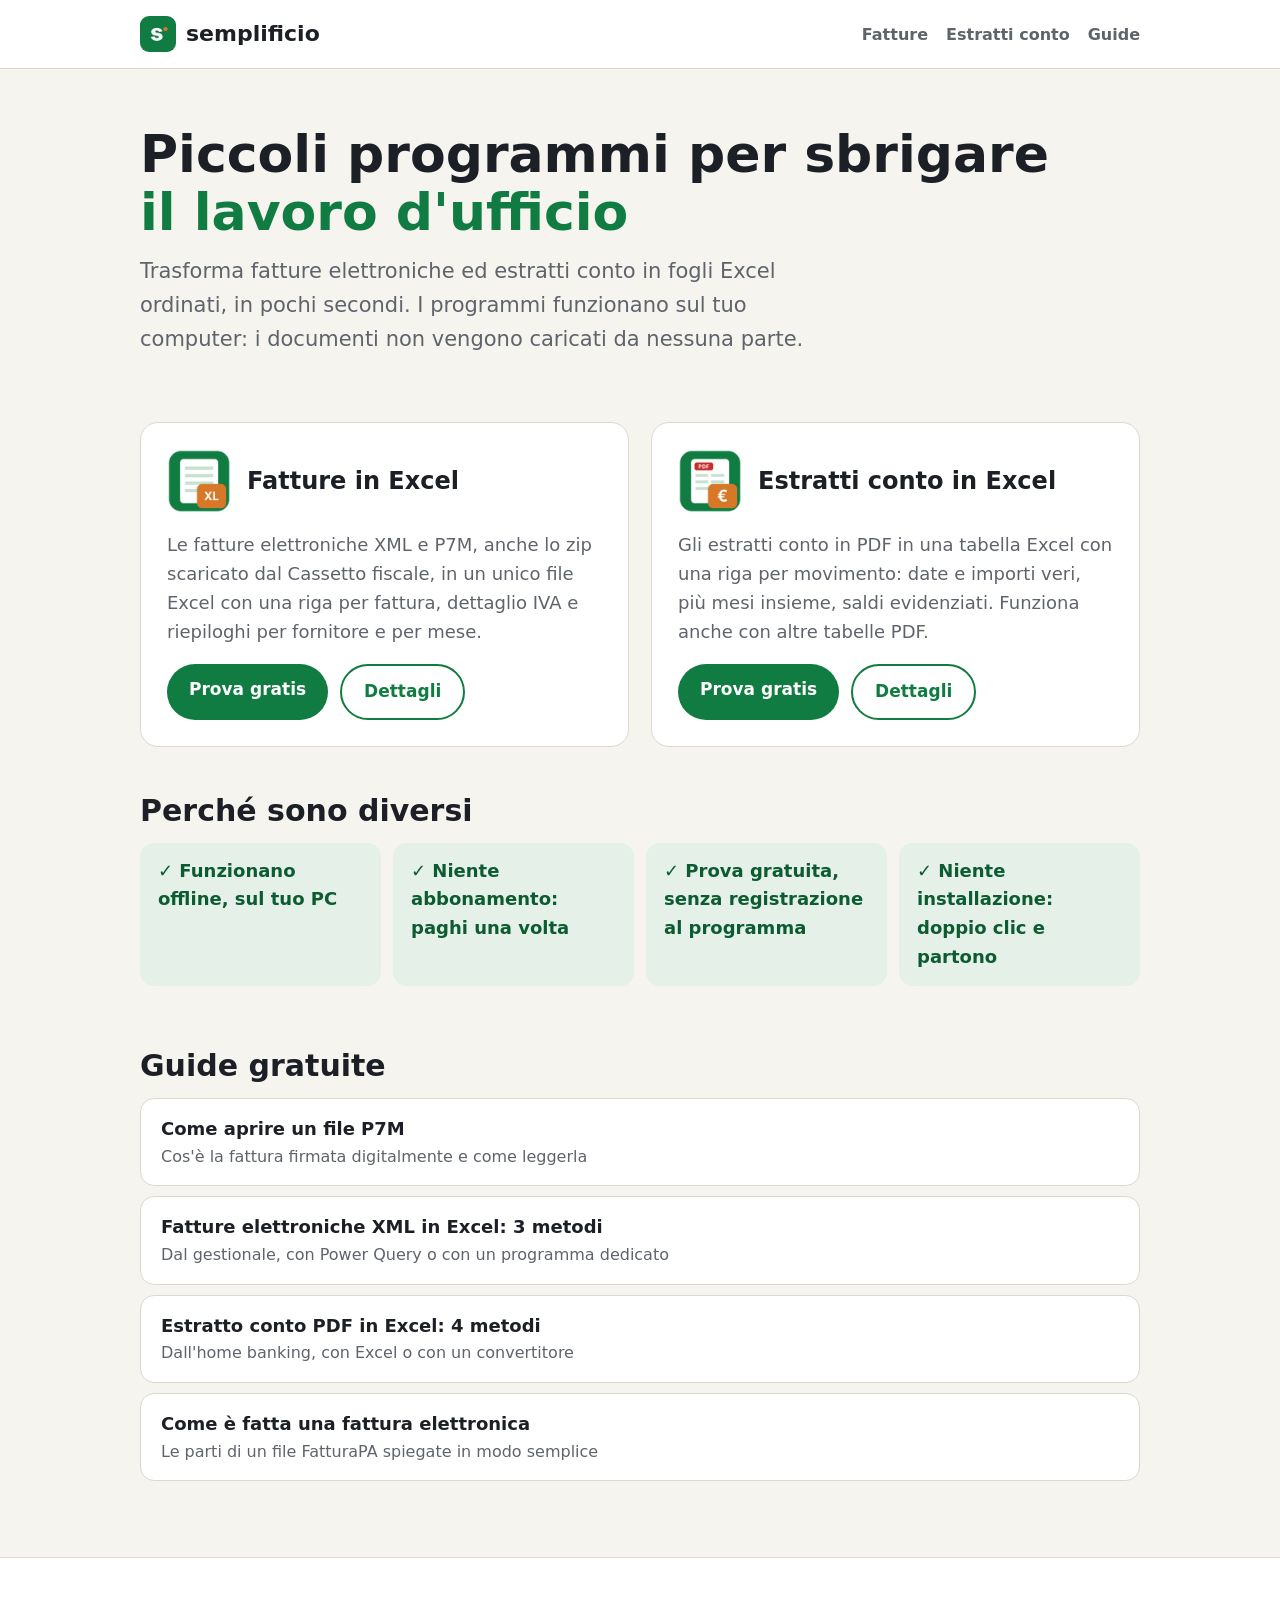
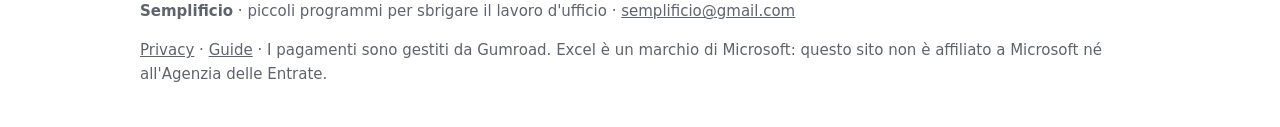
<file: index.html>
<!doctype html>
<html lang="it">
<head>
<meta charset="utf-8">
<meta name="viewport" content="width=device-width, initial-scale=1">
<title>Semplificio – piccoli programmi per sbrigare il lavoro d'ufficio</title>
<meta name="description" content="Programmi semplici per Windows che trasformano fatture elettroniche ed estratti conto PDF in Excel. Funzionano offline: i tuoi documenti restano sul tuo computer.">
<link rel="canonical" href="https://semplificio.github.io/">
<link rel="icon" href="favicon.png" type="image/png">
<link rel="apple-touch-icon" href="apple-touch-icon.png">
<meta property="og:type" content="website">
<meta property="og:title" content="Semplificio – piccoli programmi per sbrigare il lavoro d'ufficio">
<meta property="og:description" content="Programmi semplici per Windows che trasformano fatture elettroniche ed estratti conto PDF in Excel. Funzionano offline: i tuoi documenti restano sul tuo computer.">
<meta property="og:url" content="https://semplificio.github.io/">
<meta property="og:image" content="https://semplificio.github.io/img/anteprima-social.png">
<meta property="og:locale" content="it_IT">
<link rel="stylesheet" href="stile.css">

</head>
<body>
<header class="top"><div class="wrap">
<a class="marchio" href="index.html"><img src="img/logo.png" alt="" width="36" height="36">semplificio</a>
<nav><a href="fatture-in-excel.html">Fatture</a><a href="estratti-conto-in-excel.html">Estratti conto</a><a href="guide/index.html">Guide</a></nav>
</div></header>
<main class="wrap">

<div class="hero">
<h1>Piccoli programmi per sbrigare<br><span>il lavoro d'ufficio</span></h1>
<p class="sotto">Trasforma fatture elettroniche ed estratti conto in fogli Excel ordinati, in pochi secondi. I programmi funzionano sul tuo computer: i documenti non vengono caricati da nessuna parte.</p>
</div>
<div class="schede">
<div class="scheda"><div class="testa"><img src="img/icona-fatture.png" alt="" width="64" height="64"><h2>Fatture in Excel</h2></div>
<p>Le fatture elettroniche XML e P7M, anche lo zip scaricato dal Cassetto fiscale, in un unico file Excel con una riga per fattura, dettaglio IVA e riepiloghi per fornitore e per mese.</p>
<div class="bottoni"><a class="btn pieno" href="https://semplificio.gumroad.com/l/fatture-excel-gratis">Prova gratis</a><a class="btn vuoto" href="fatture-in-excel.html">Dettagli</a></div></div>
<div class="scheda"><div class="testa"><img src="img/icona-estratti.png" alt="" width="64" height="64"><h2>Estratti conto in Excel</h2></div>
<p>Gli estratti conto in PDF in una tabella Excel con una riga per movimento: date e importi veri, più mesi insieme, saldi evidenziati. Funziona anche con altre tabelle PDF.</p>
<div class="bottoni"><a class="btn pieno" href="https://semplificio.gumroad.com/l/estratti-conto-excel-gratis">Prova gratis</a><a class="btn vuoto" href="estratti-conto-in-excel.html">Dettagli</a></div></div>
</div>
<section>
<h2>Perché sono diversi</h2>
<ul class="punti">
<li>✓ Funzionano offline, sul tuo PC</li>
<li>✓ Niente abbonamento: paghi una volta</li>
<li>✓ Prova gratuita, senza registrazione al programma</li>
<li>✓ Niente installazione: doppio clic e partono</li>
</ul>
</section>
<section>
<h2>Guide gratuite</h2>
<ul class="elenco-guide">
<li><a href="guide/come-aprire-file-p7m.html">Come aprire un file P7M<span>Cos'è la fattura firmata digitalmente e come leggerla</span></a></li>
<li><a href="guide/fatture-xml-in-excel.html">Fatture elettroniche XML in Excel: 3 metodi<span>Dal gestionale, con Power Query o con un programma dedicato</span></a></li>
<li><a href="guide/estratto-conto-pdf-in-excel.html">Estratto conto PDF in Excel: 4 metodi<span>Dall'home banking, con Excel o con un convertitore</span></a></li>
<li><a href="guide/come-leggere-fattura-elettronica.html">Come è fatta una fattura elettronica<span>Le parti di un file FatturaPA spiegate in modo semplice</span></a></li>
</ul>
</section>

</main>
<footer><div class="wrap">
<p><strong>Semplificio</strong> · piccoli programmi per sbrigare il lavoro d'ufficio · <a href="mailto:semplificio@gmail.com">semplificio@gmail.com</a></p>
<p><a href="privacy.html">Privacy</a> · <a href="guide/index.html">Guide</a> · I pagamenti sono gestiti da Gumroad. Excel è un marchio di Microsoft: questo sito non è affiliato a Microsoft né all'Agenzia delle Entrate.</p>
</div></footer>
</body>
</html>
</file>
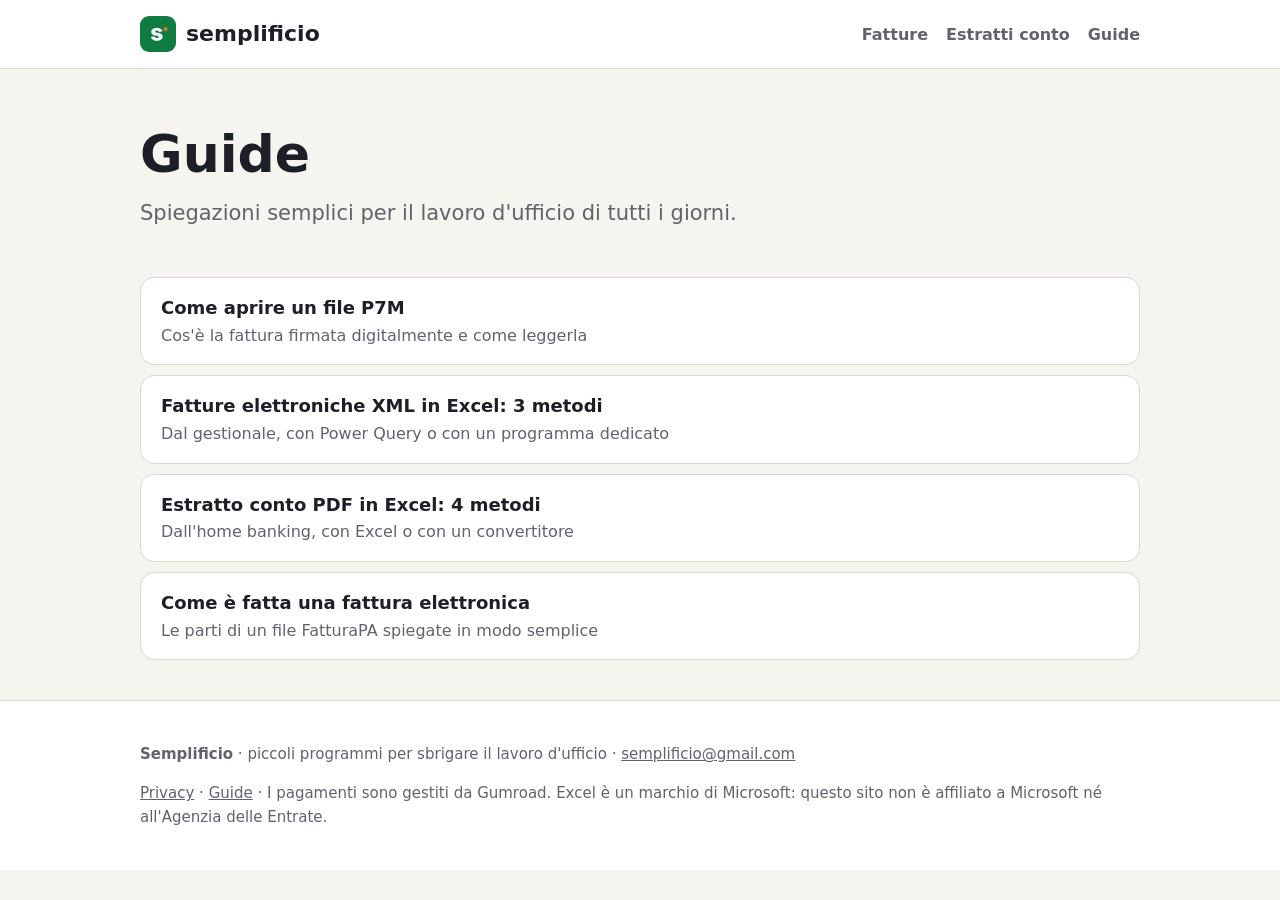
<file: guide/index.html>
<!doctype html>
<html lang="it">
<head>
<meta charset="utf-8">
<meta name="viewport" content="width=device-width, initial-scale=1">
<title>Guide – Semplificio</title>
<meta name="description" content="Guide gratuite su fatture elettroniche, file P7M ed estratti conto in Excel.">
<link rel="canonical" href="https://semplificio.github.io/guide/index.html">
<link rel="icon" href="../favicon.png" type="image/png">
<link rel="apple-touch-icon" href="../apple-touch-icon.png">
<meta property="og:type" content="website">
<meta property="og:title" content="Guide – Semplificio">
<meta property="og:description" content="Guide gratuite su fatture elettroniche, file P7M ed estratti conto in Excel.">
<meta property="og:url" content="https://semplificio.github.io/guide/index.html">
<meta property="og:image" content="https://semplificio.github.io/img/anteprima-social.png">
<meta property="og:locale" content="it_IT">
<link rel="stylesheet" href="../stile.css">

</head>
<body>
<header class="top"><div class="wrap">
<a class="marchio" href="../index.html"><img src="../img/logo.png" alt="" width="36" height="36">semplificio</a>
<nav><a href="../fatture-in-excel.html">Fatture</a><a href="../estratti-conto-in-excel.html">Estratti conto</a><a href="../guide/index.html">Guide</a></nav>
</div></header>
<main class="wrap">

<div class="hero"><h1>Guide</h1><p class="sotto">Spiegazioni semplici per il lavoro d'ufficio di tutti i giorni.</p></div>
<ul class="elenco-guide">
<li><a href="come-aprire-file-p7m.html">Come aprire un file P7M<span>Cos'è la fattura firmata digitalmente e come leggerla</span></a></li>
<li><a href="fatture-xml-in-excel.html">Fatture elettroniche XML in Excel: 3 metodi<span>Dal gestionale, con Power Query o con un programma dedicato</span></a></li>
<li><a href="estratto-conto-pdf-in-excel.html">Estratto conto PDF in Excel: 4 metodi<span>Dall'home banking, con Excel o con un convertitore</span></a></li>
<li><a href="come-leggere-fattura-elettronica.html">Come è fatta una fattura elettronica<span>Le parti di un file FatturaPA spiegate in modo semplice</span></a></li>
</ul>

</main>
<footer><div class="wrap">
<p><strong>Semplificio</strong> · piccoli programmi per sbrigare il lavoro d'ufficio · <a href="mailto:semplificio@gmail.com">semplificio@gmail.com</a></p>
<p><a href="../privacy.html">Privacy</a> · <a href="../guide/index.html">Guide</a> · I pagamenti sono gestiti da Gumroad. Excel è un marchio di Microsoft: questo sito non è affiliato a Microsoft né all'Agenzia delle Entrate.</p>
</div></footer>
</body>
</html>
</file>
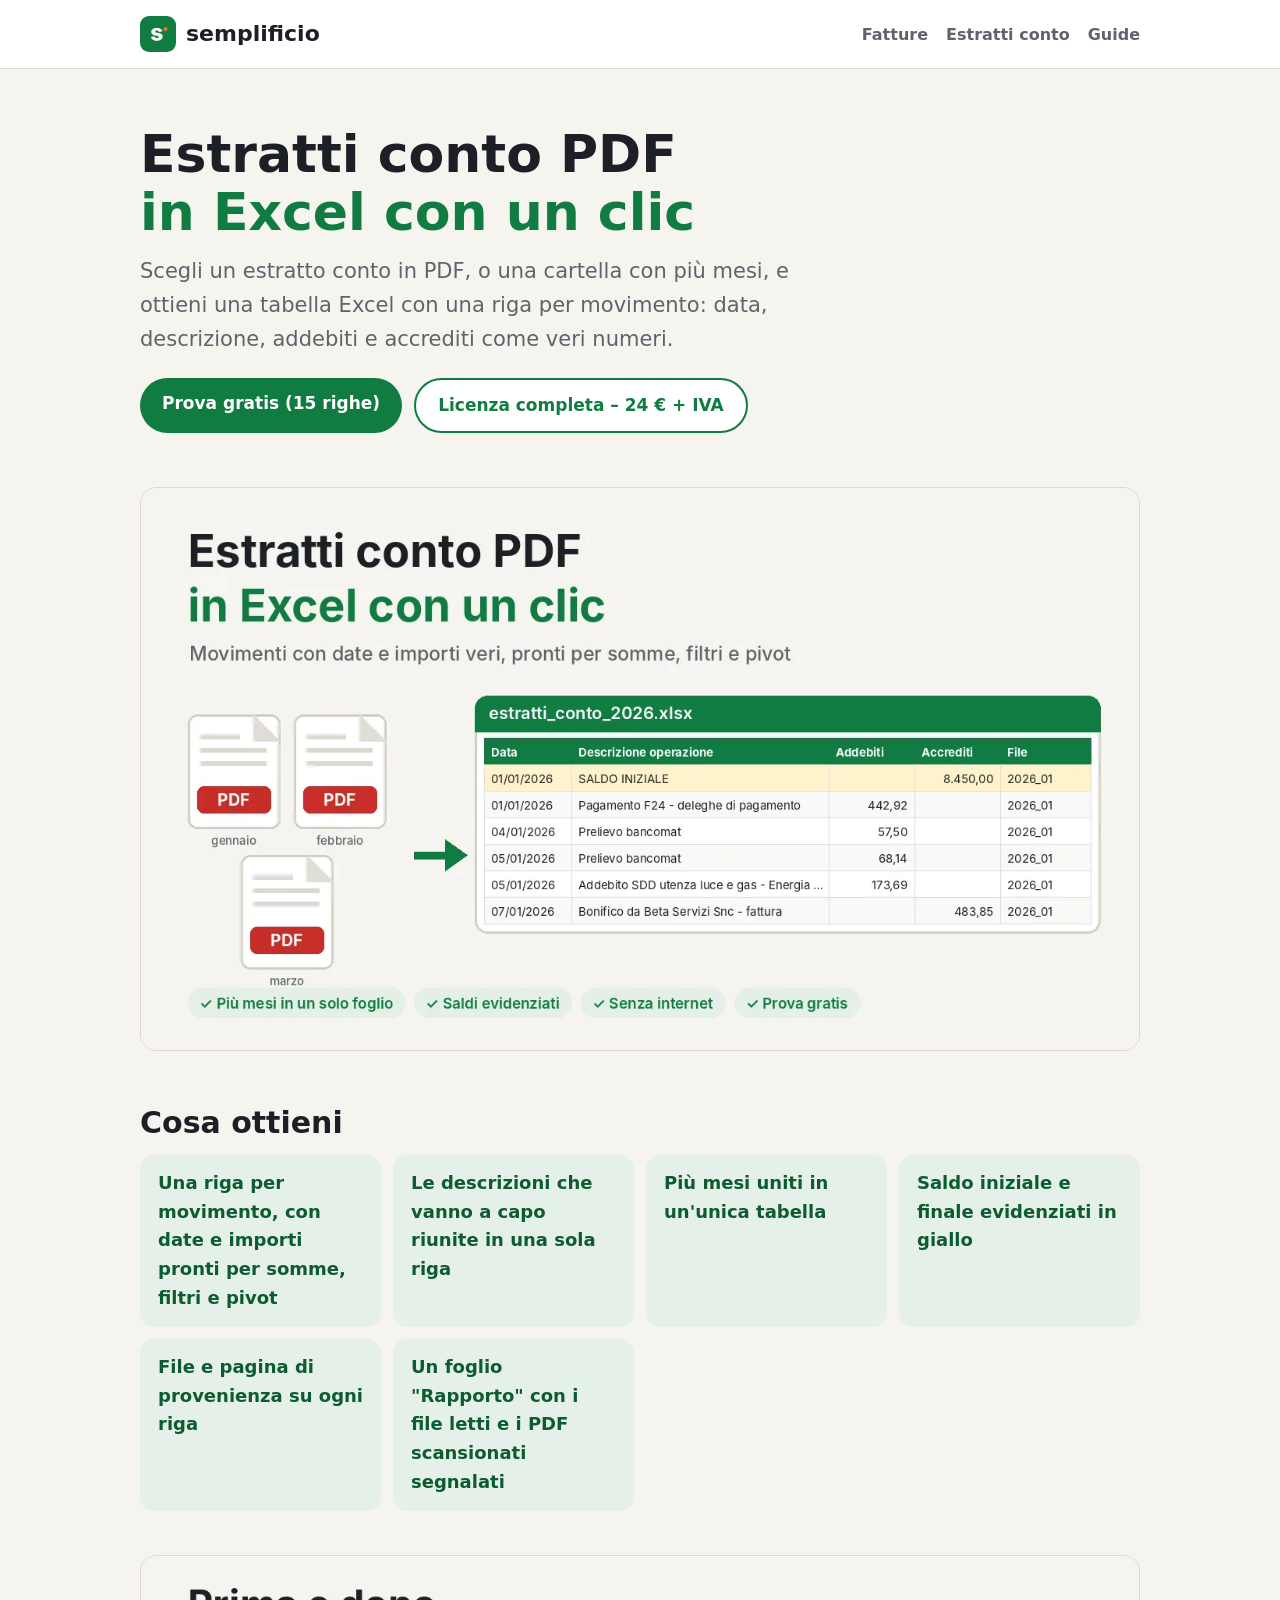
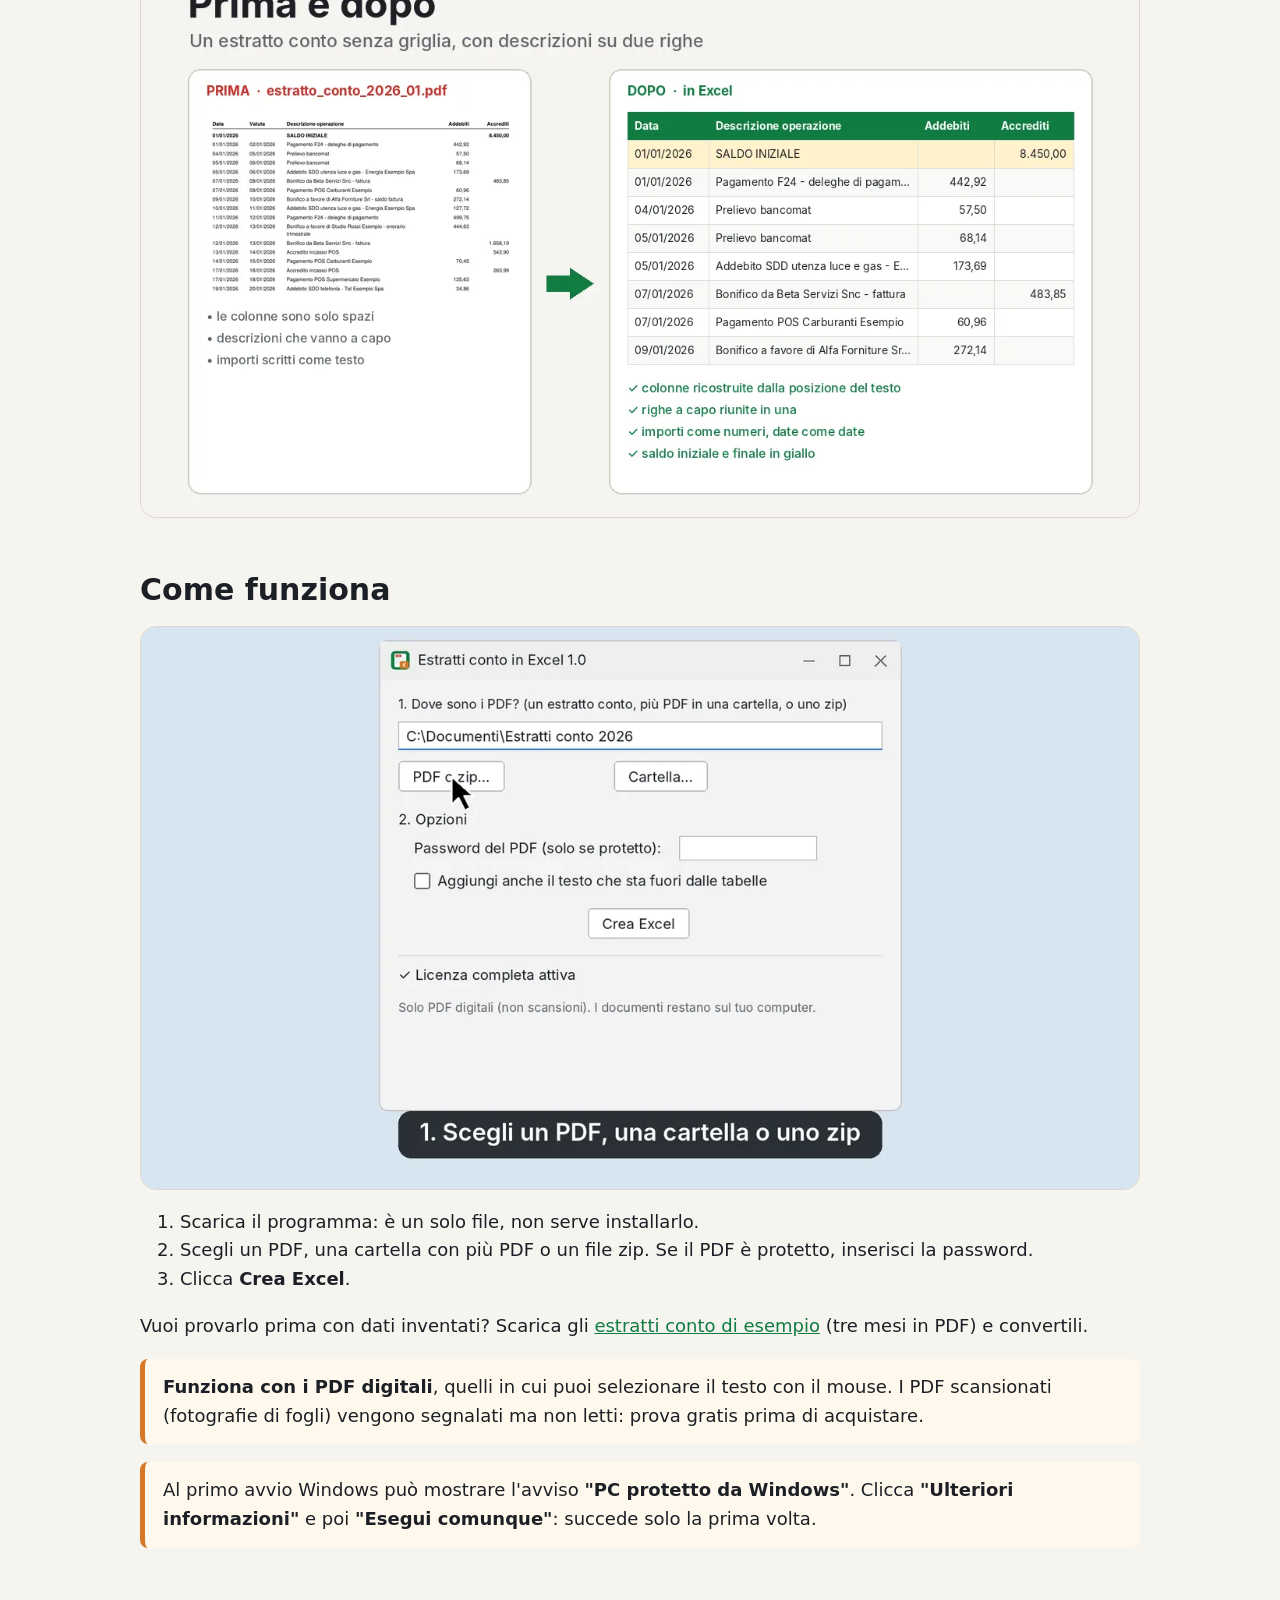
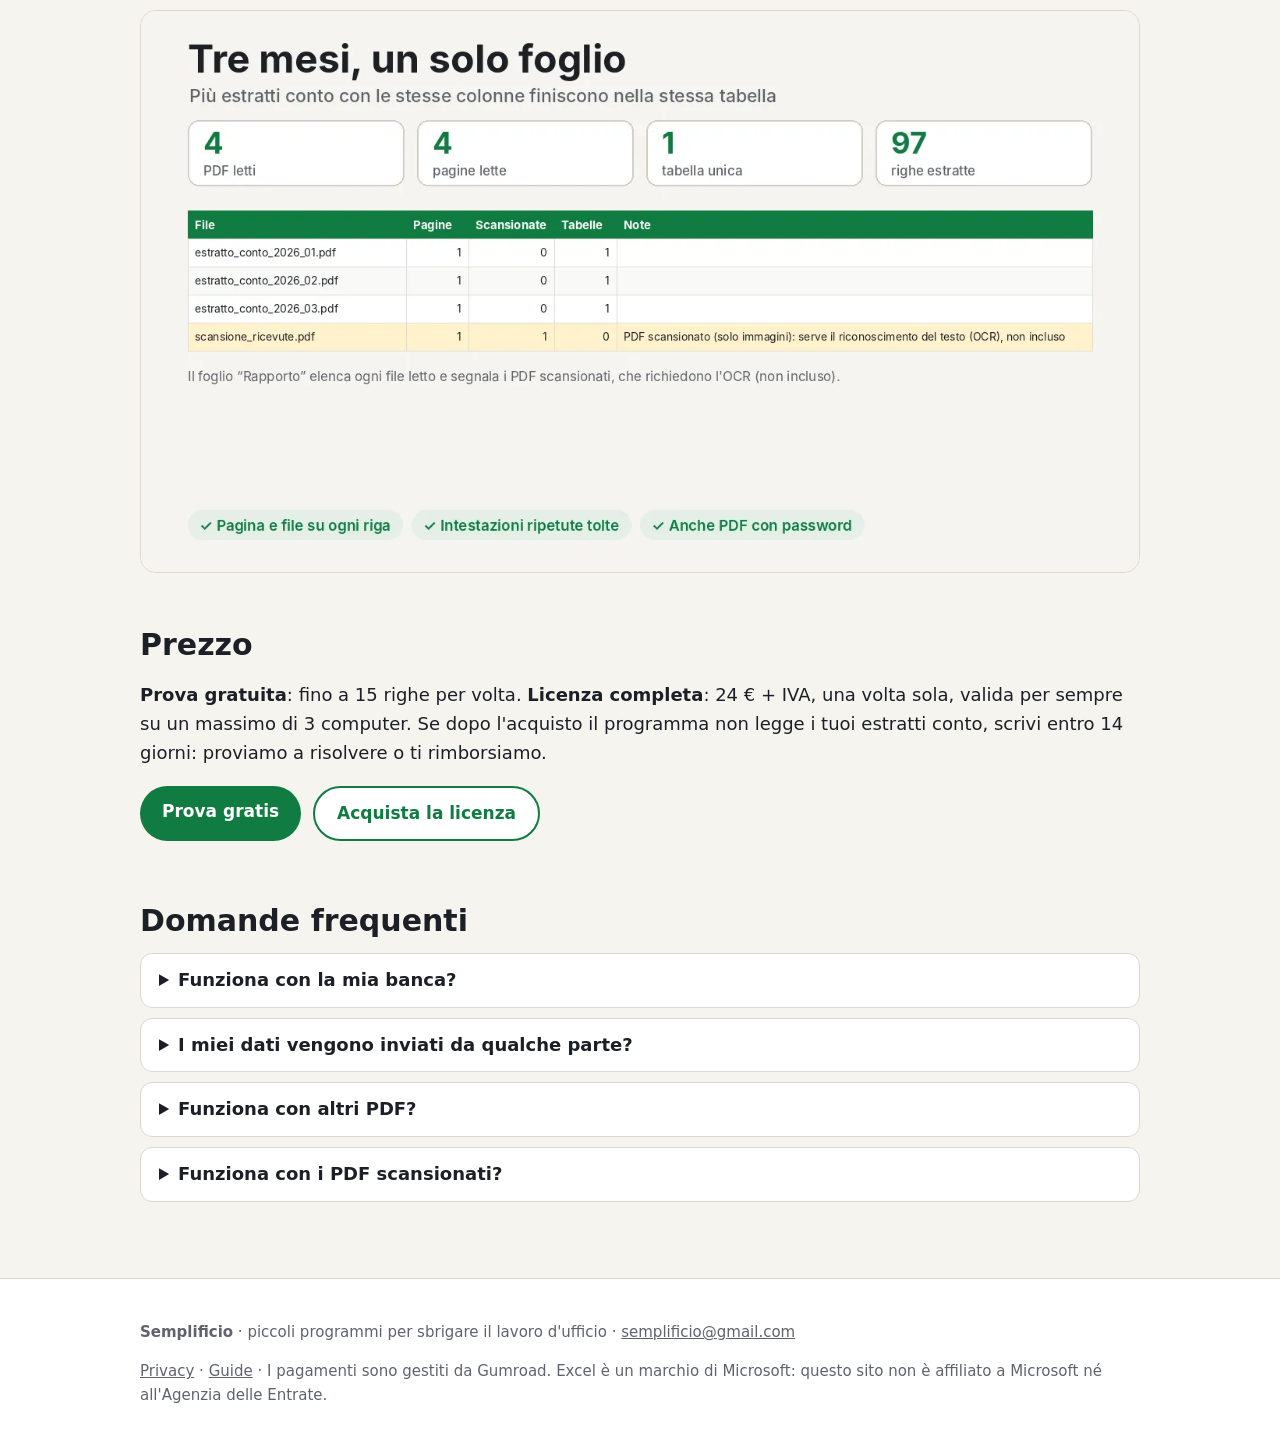
<file: estratti-conto-in-excel.html>
<!doctype html>
<html lang="it">
<head>
<meta charset="utf-8">
<meta name="viewport" content="width=device-width, initial-scale=1">
<title>Estratti conto in Excel – estratto conto PDF in Excel | Semplificio</title>
<meta name="description" content="Converti gli estratti conto in PDF in una tabella Excel con una riga per movimento: date e importi veri, più mesi insieme, saldi evidenziati. Funziona offline. Prova gratuita.">
<link rel="canonical" href="https://semplificio.github.io/estratti-conto-in-excel.html">
<link rel="icon" href="favicon.png" type="image/png">
<link rel="apple-touch-icon" href="apple-touch-icon.png">
<meta property="og:type" content="website">
<meta property="og:title" content="Estratti conto in Excel – estratto conto PDF in Excel | Semplificio">
<meta property="og:description" content="Converti gli estratti conto in PDF in una tabella Excel con una riga per movimento: date e importi veri, più mesi insieme, saldi evidenziati. Funziona offline. Prova gratuita.">
<meta property="og:url" content="https://semplificio.github.io/estratti-conto-in-excel.html">
<meta property="og:image" content="https://semplificio.github.io/img/anteprima-social.png">
<meta property="og:locale" content="it_IT">
<link rel="stylesheet" href="stile.css">
<script type="application/ld+json">{"@context": "https://schema.org", "@type": "SoftwareApplication", "name": "Estratti conto in Excel", "operatingSystem": "Windows 10, Windows 11", "applicationCategory": "BusinessApplication", "offers": {"@type": "Offer", "price": "24", "priceCurrency": "EUR"}, "publisher": {"@type": "Organization", "name": "Semplificio"}}</script>
</head>
<body>
<header class="top"><div class="wrap">
<a class="marchio" href="index.html"><img src="img/logo.png" alt="" width="36" height="36">semplificio</a>
<nav><a href="fatture-in-excel.html">Fatture</a><a href="estratti-conto-in-excel.html">Estratti conto</a><a href="guide/index.html">Guide</a></nav>
</div></header>
<main class="wrap">

<div class="hero">
<h1>Estratti conto PDF<br><span>in Excel con un clic</span></h1>
<p class="sotto">Scegli un estratto conto in PDF, o una cartella con più mesi, e ottieni una tabella Excel con una riga per movimento: data, descrizione, addebiti e accrediti come veri numeri.</p>
<div class="bottoni" style="margin-top:22px"><a class="btn pieno" href="https://semplificio.gumroad.com/l/estratti-conto-excel-gratis">Prova gratis (15 righe)</a><a class="btn vuoto" href="https://semplificio.gumroad.com/l/estratti-conto-excel">Licenza completa – 24 € + IVA</a></div>
</div>
<div class="figura"><img src="img/estratti-copertina.webp" alt="Esempio: estratti conto PDF convertiti in una tabella Excel" width="1280" height="720"></div>
<section>
<h2>Cosa ottieni</h2>
<ul class="punti">
<li>Una riga per movimento, con date e importi pronti per somme, filtri e pivot</li>
<li>Le descrizioni che vanno a capo riunite in una sola riga</li>
<li>Più mesi uniti in un'unica tabella</li>
<li>Saldo iniziale e finale evidenziati in giallo</li>
<li>File e pagina di provenienza su ogni riga</li>
<li>Un foglio "Rapporto" con i file letti e i PDF scansionati segnalati</li>
</ul>
</section>
<div class="figura"><img src="img/estratti-prima-dopo.webp" alt="Prima e dopo: estratto conto PDF e tabella Excel" width="1280" height="720" loading="lazy"></div>
<section>
<h2>Come funziona</h2>
<div class="figura"><img src="img/estratti-programma.webp" alt="La finestra del programma Estratti conto in Excel" width="1280" height="720" loading="lazy"></div>
<ol>
<li>Scarica il programma: è un solo file, non serve installarlo.</li>
<li>Scegli un PDF, una cartella con più PDF o un file zip. Se il PDF è protetto, inserisci la password.</li>
<li>Clicca <strong>Crea Excel</strong>.</li>
</ol>
<p>Vuoi provarlo prima con dati inventati? Scarica gli <a href="esempi/estratti_conto_esempio.zip">estratti conto di esempio</a> (tre mesi in PDF) e convertili.</p>
<div class="nota"><strong>Funziona con i PDF digitali</strong>, quelli in cui puoi selezionare il testo con il mouse. I PDF scansionati (fotografie di fogli) vengono segnalati ma non letti: prova gratis prima di acquistare.</div>
<div class="nota">Al primo avvio Windows può mostrare l'avviso <strong>"PC protetto da Windows"</strong>. Clicca <strong>"Ulteriori informazioni"</strong> e poi <strong>"Esegui comunque"</strong>: succede solo la prima volta.</div>
</section>
<div class="figura"><img src="img/estratti-rapporto.webp" alt="Più mesi in un solo foglio e foglio Rapporto" width="1280" height="720" loading="lazy"></div>
<section>
<h2>Prezzo</h2>
<p><strong>Prova gratuita</strong>: fino a 15 righe per volta. <strong>Licenza completa</strong>: 24 € + IVA, una volta sola, valida per sempre su un massimo di 3 computer. Se dopo l'acquisto il programma non legge i tuoi estratti conto, scrivi entro 14 giorni: proviamo a risolvere o ti rimborsiamo.</p>
<div class="bottoni"><a class="btn pieno" href="https://semplificio.gumroad.com/l/estratti-conto-excel-gratis">Prova gratis</a><a class="btn vuoto" href="https://semplificio.gumroad.com/l/estratti-conto-excel">Acquista la licenza</a></div>
</section>
<section>
<h2>Domande frequenti</h2>
<details><summary>Funziona con la mia banca?</summary><p>Funziona con gli estratti conto in PDF digitale in cui i movimenti sono in forma di tabella, con o senza griglia. È stato provato su estratti conto di diverse banche italiane. Il modo più sicuro è provarlo gratis sul tuo estratto conto.</p></details>
<details><summary>I miei dati vengono inviati da qualche parte?</summary><p>No. Il programma lavora solo sul tuo computer. Internet serve una volta sola, per attivare la licenza: viene inviata a Gumroad solo la chiave.</p></details>
<details><summary>Funziona con altri PDF?</summary><p>Sì, con qualsiasi PDF digitale che contiene tabelle: listini, preventivi, report.</p></details>
<details><summary>Funziona con i PDF scansionati?</summary><p>No: servirebbe il riconoscimento del testo (OCR), non incluso. Il programma li riconosce e li segnala nel foglio Rapporto.</p></details>
</section>

</main>
<footer><div class="wrap">
<p><strong>Semplificio</strong> · piccoli programmi per sbrigare il lavoro d'ufficio · <a href="mailto:semplificio@gmail.com">semplificio@gmail.com</a></p>
<p><a href="privacy.html">Privacy</a> · <a href="guide/index.html">Guide</a> · I pagamenti sono gestiti da Gumroad. Excel è un marchio di Microsoft: questo sito non è affiliato a Microsoft né all'Agenzia delle Entrate.</p>
</div></footer>
</body>
</html>
</file>
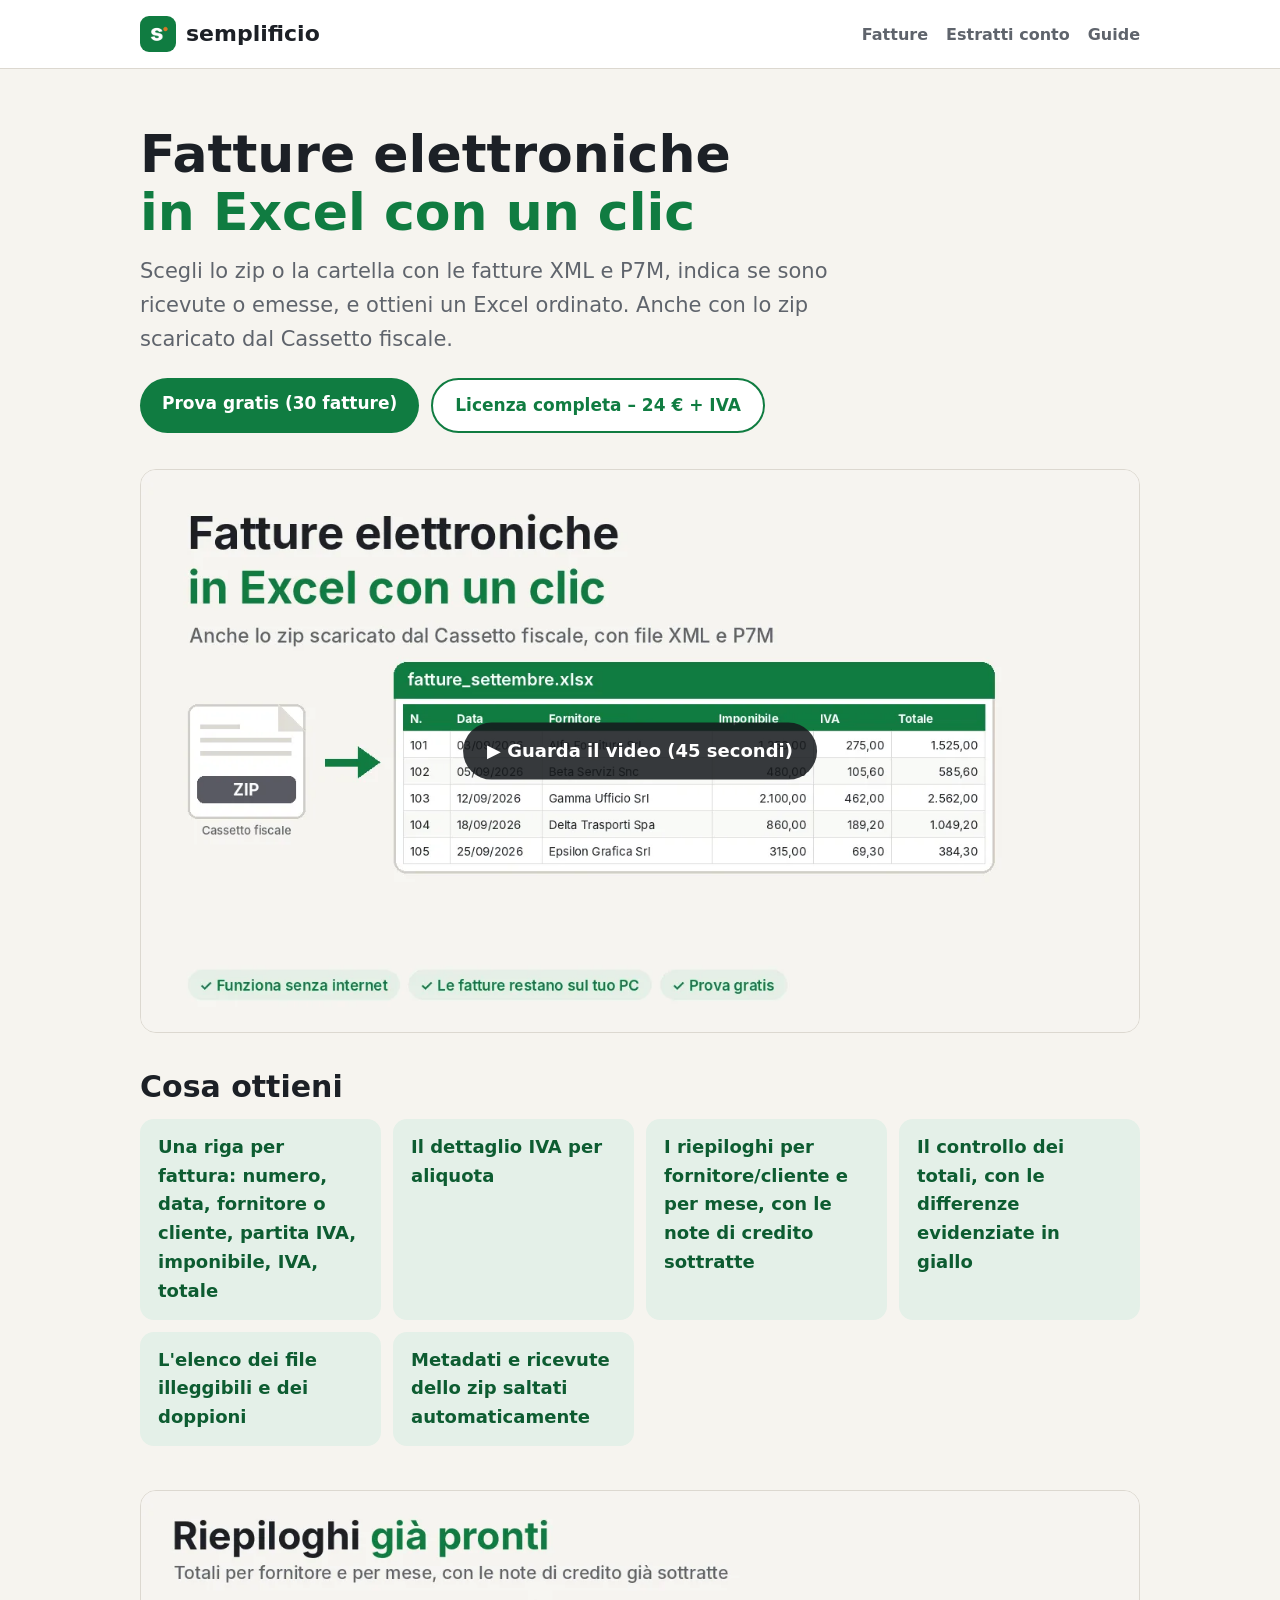
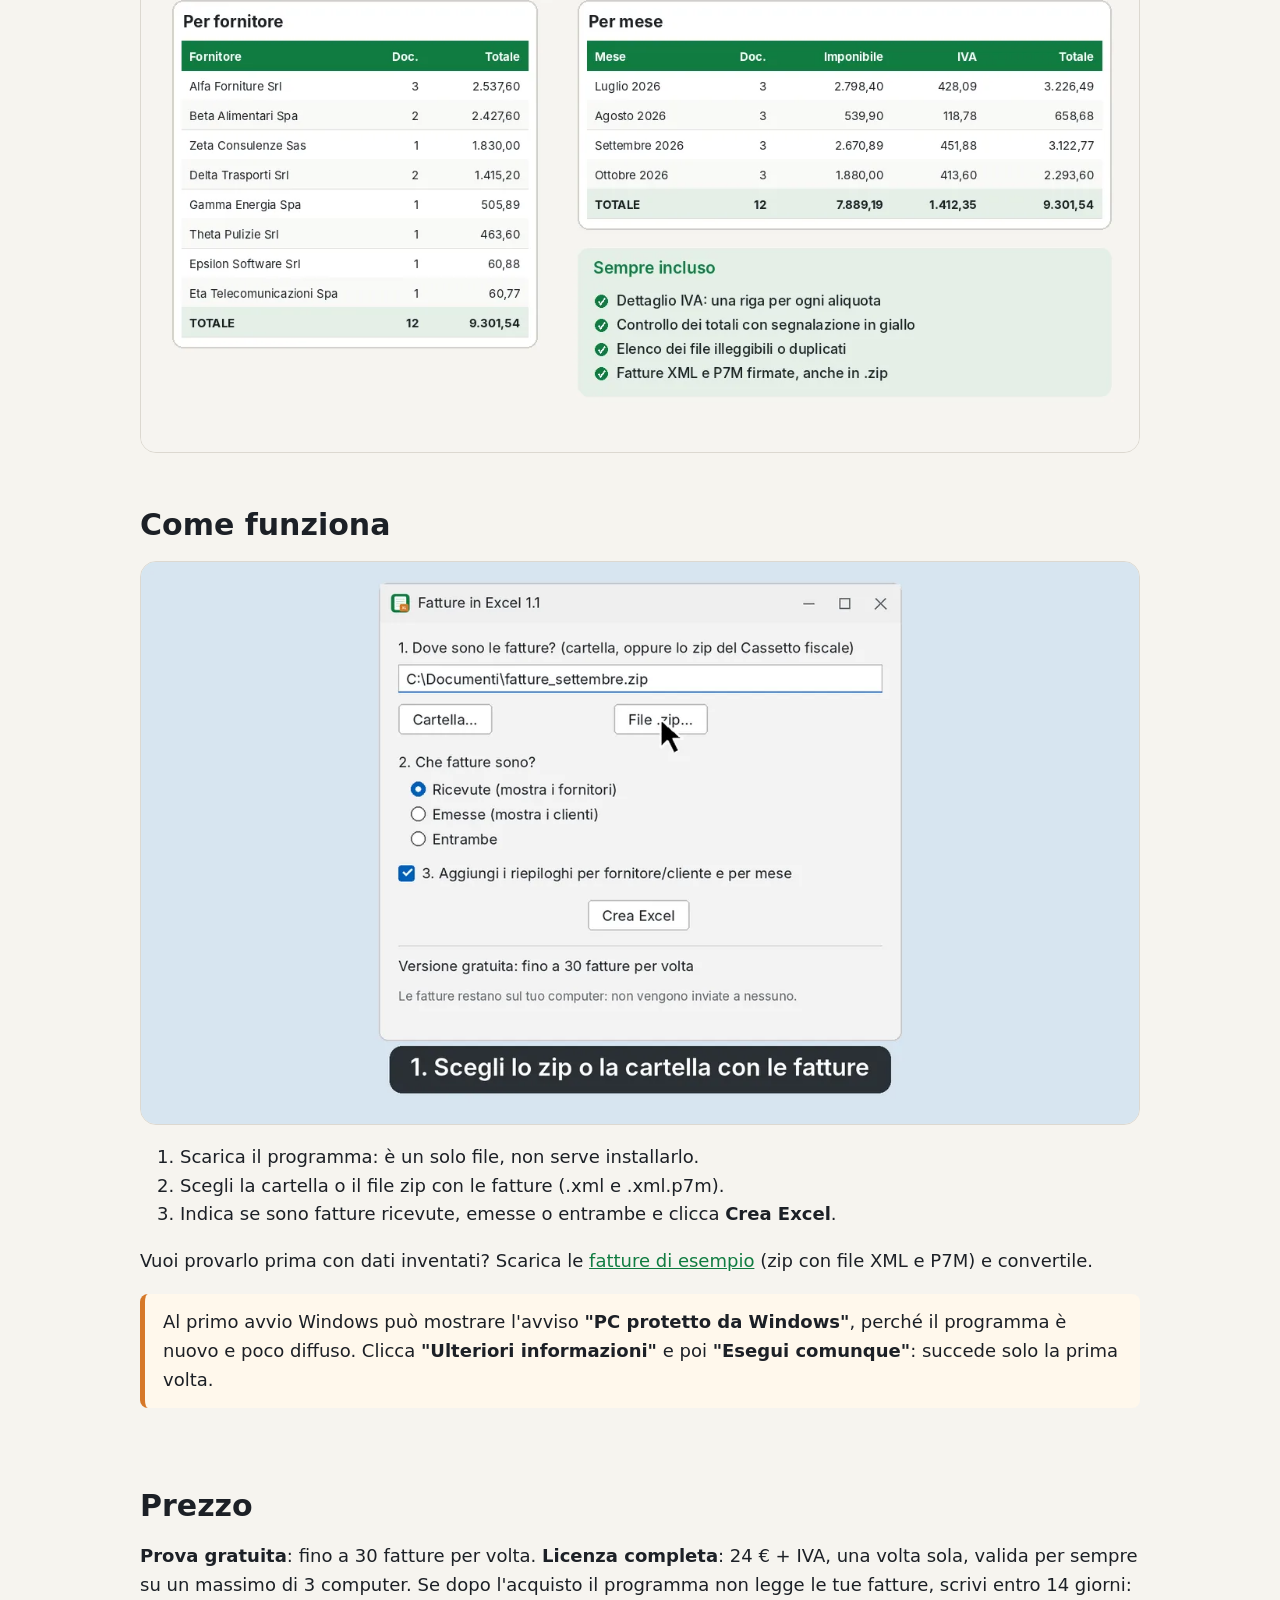
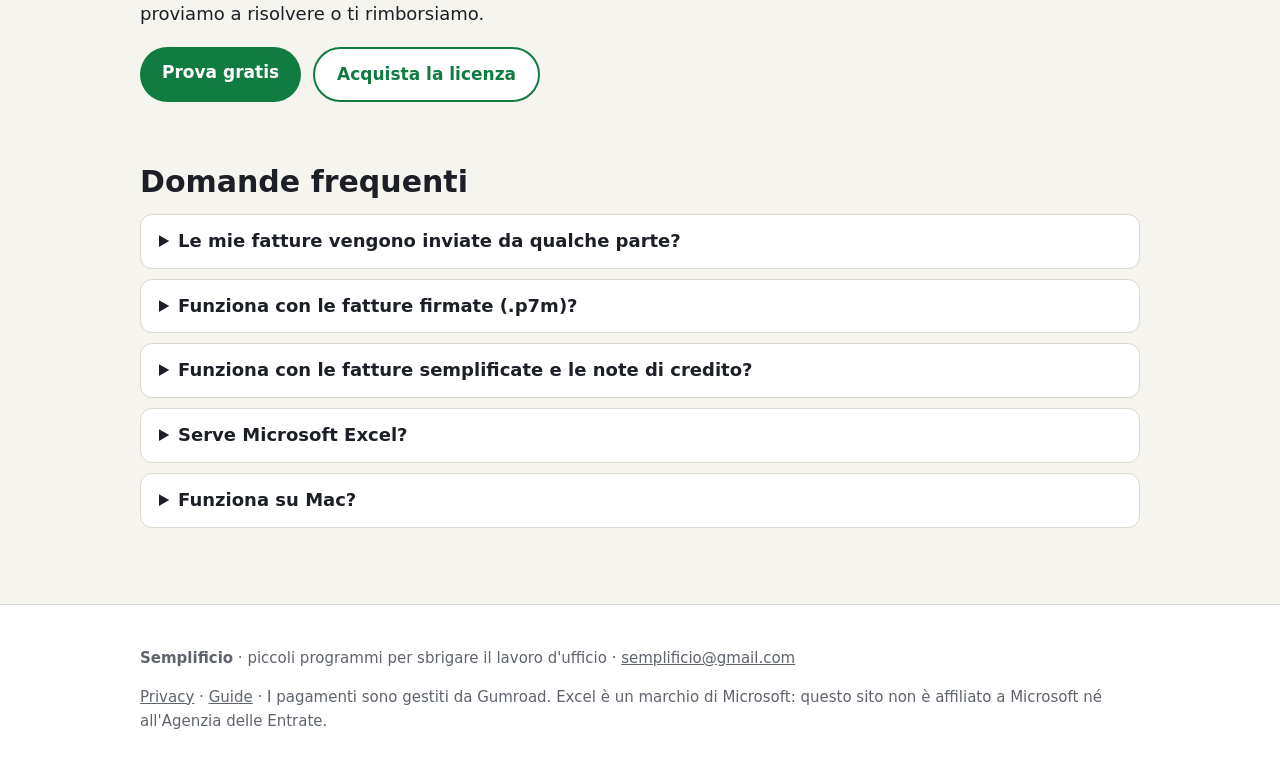
<file: fatture-in-excel.html>
<!doctype html>
<html lang="it">
<head>
<meta charset="utf-8">
<meta name="viewport" content="width=device-width, initial-scale=1">
<title>Fatture in Excel – fatture elettroniche XML e P7M in Excel | Semplificio</title>
<meta name="description" content="Converti le fatture elettroniche XML e P7M, anche lo zip del Cassetto fiscale, in un file Excel con dettaglio IVA e riepiloghi per fornitore e per mese. Prova gratuita.">
<link rel="canonical" href="https://semplificio.github.io/fatture-in-excel.html">
<link rel="icon" href="favicon.png" type="image/png">
<link rel="apple-touch-icon" href="apple-touch-icon.png">
<meta property="og:type" content="website">
<meta property="og:title" content="Fatture in Excel – fatture elettroniche XML e P7M in Excel | Semplificio">
<meta property="og:description" content="Converti le fatture elettroniche XML e P7M, anche lo zip del Cassetto fiscale, in un file Excel con dettaglio IVA e riepiloghi per fornitore e per mese. Prova gratuita.">
<meta property="og:url" content="https://semplificio.github.io/fatture-in-excel.html">
<meta property="og:image" content="https://semplificio.github.io/img/anteprima-social.png">
<meta property="og:locale" content="it_IT">
<link rel="stylesheet" href="stile.css">
<script type="application/ld+json">{"@context": "https://schema.org", "@type": "SoftwareApplication", "name": "Fatture in Excel", "operatingSystem": "Windows 10, Windows 11", "applicationCategory": "BusinessApplication", "offers": {"@type": "Offer", "price": "24", "priceCurrency": "EUR"}, "publisher": {"@type": "Organization", "name": "Semplificio"}}</script>
</head>
<body>
<header class="top"><div class="wrap">
<a class="marchio" href="index.html"><img src="img/logo.png" alt="" width="36" height="36">semplificio</a>
<nav><a href="fatture-in-excel.html">Fatture</a><a href="estratti-conto-in-excel.html">Estratti conto</a><a href="guide/index.html">Guide</a></nav>
</div></header>
<main class="wrap">

<div class="hero">
<h1>Fatture elettroniche<br><span>in Excel con un clic</span></h1>
<p class="sotto">Scegli lo zip o la cartella con le fatture XML e P7M, indica se sono ricevute o emesse, e ottieni un Excel ordinato. Anche con lo zip scaricato dal Cassetto fiscale.</p>
<div class="bottoni" style="margin-top:22px"><a class="btn pieno" href="https://semplificio.gumroad.com/l/fatture-excel-gratis">Prova gratis (30 fatture)</a><a class="btn vuoto" href="https://semplificio.gumroad.com/l/fatture-excel">Licenza completa – 24 € + IVA</a></div>
</div>
<a class="video" href="https://youtu.be/Dh-izjMEl3w" target="_blank" rel="noopener"><img src="img/fatture-copertina.webp" alt="Esempio: fatture elettroniche convertite in una tabella Excel" width="1280" height="720"></a>
<section>
<h2>Cosa ottieni</h2>
<ul class="punti">
<li>Una riga per fattura: numero, data, fornitore o cliente, partita IVA, imponibile, IVA, totale</li>
<li>Il dettaglio IVA per aliquota</li>
<li>I riepiloghi per fornitore/cliente e per mese, con le note di credito sottratte</li>
<li>Il controllo dei totali, con le differenze evidenziate in giallo</li>
<li>L'elenco dei file illeggibili e dei doppioni</li>
<li>Metadati e ricevute dello zip saltati automaticamente</li>
</ul>
</section>
<div class="figura"><img src="img/fatture-riepiloghi.webp" alt="Riepiloghi per fornitore e per mese" width="1280" height="720" loading="lazy"></div>
<section>
<h2>Come funziona</h2>
<div class="figura"><img src="img/fatture-programma.webp" alt="La finestra del programma Fatture in Excel" width="1280" height="720" loading="lazy"></div>
<ol>
<li>Scarica il programma: è un solo file, non serve installarlo.</li>
<li>Scegli la cartella o il file zip con le fatture (.xml e .xml.p7m).</li>
<li>Indica se sono fatture ricevute, emesse o entrambe e clicca <strong>Crea Excel</strong>.</li>
</ol>
<p>Vuoi provarlo prima con dati inventati? Scarica le <a href="esempi/fatture_esempio.zip">fatture di esempio</a> (zip con file XML e P7M) e convertile.</p>
<div class="nota">Al primo avvio Windows può mostrare l'avviso <strong>"PC protetto da Windows"</strong>, perché il programma è nuovo e poco diffuso. Clicca <strong>"Ulteriori informazioni"</strong> e poi <strong>"Esegui comunque"</strong>: succede solo la prima volta.</div>
</section>
<section>
<h2>Prezzo</h2>
<p><strong>Prova gratuita</strong>: fino a 30 fatture per volta. <strong>Licenza completa</strong>: 24 € + IVA, una volta sola, valida per sempre su un massimo di 3 computer. Se dopo l'acquisto il programma non legge le tue fatture, scrivi entro 14 giorni: proviamo a risolvere o ti rimborsiamo.</p>
<div class="bottoni"><a class="btn pieno" href="https://semplificio.gumroad.com/l/fatture-excel-gratis">Prova gratis</a><a class="btn vuoto" href="https://semplificio.gumroad.com/l/fatture-excel">Acquista la licenza</a></div>
</section>
<section>
<h2>Domande frequenti</h2>
<details><summary>Le mie fatture vengono inviate da qualche parte?</summary><p>No. Il programma lavora solo sul tuo computer. Internet serve una volta sola, per attivare la licenza: viene inviata a Gumroad solo la chiave di licenza.</p></details>
<details><summary>Funziona con le fatture firmate (.p7m)?</summary><p>Sì, legge direttamente i file .xml.p7m firmati digitalmente, senza programmi di firma.</p></details>
<details><summary>Funziona con le fatture semplificate e le note di credito?</summary><p>Sì. Le note di credito vengono sottratte nei riepiloghi.</p></details>
<details><summary>Serve Microsoft Excel?</summary><p>Serve un programma che apra i file .xlsx: Excel, LibreOffice o Google Fogli.</p></details>
<details><summary>Funziona su Mac?</summary><p>No, per ora solo Windows 10 e 11.</p></details>
</section>

</main>
<footer><div class="wrap">
<p><strong>Semplificio</strong> · piccoli programmi per sbrigare il lavoro d'ufficio · <a href="mailto:semplificio@gmail.com">semplificio@gmail.com</a></p>
<p><a href="privacy.html">Privacy</a> · <a href="guide/index.html">Guide</a> · I pagamenti sono gestiti da Gumroad. Excel è un marchio di Microsoft: questo sito non è affiliato a Microsoft né all'Agenzia delle Entrate.</p>
</div></footer>
</body>
</html>
</file>
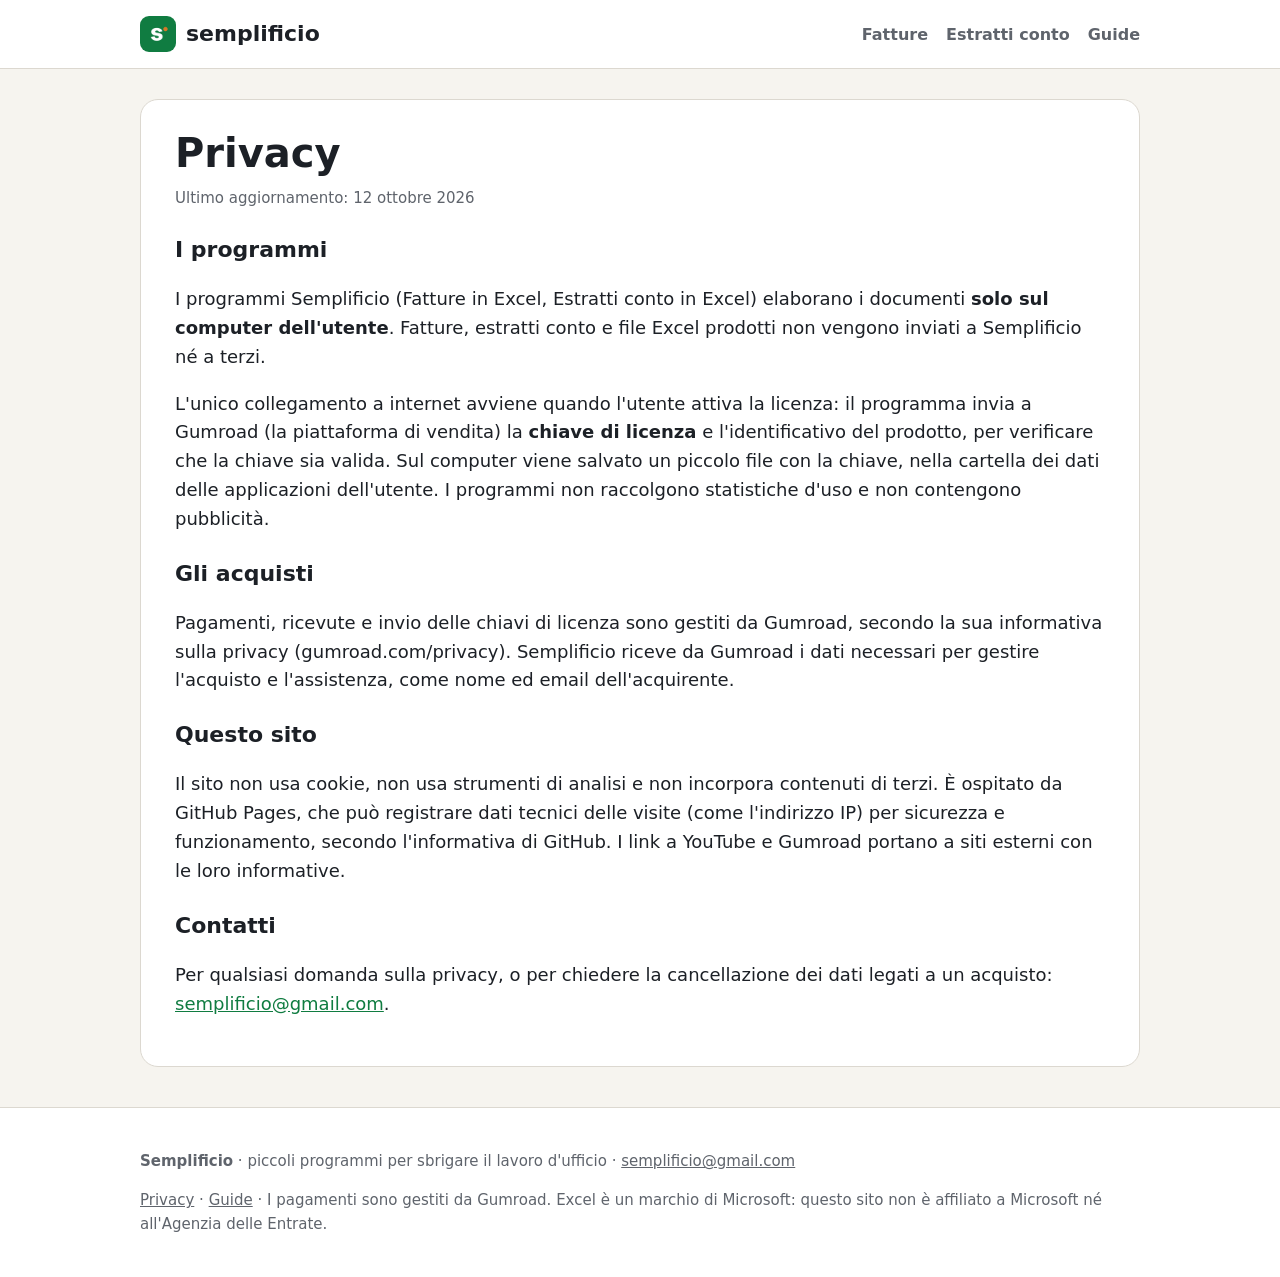
<file: privacy.html>
<!doctype html>
<html lang="it">
<head>
<meta charset="utf-8">
<meta name="viewport" content="width=device-width, initial-scale=1">
<title>Privacy – Semplificio</title>
<meta name="description" content="Informativa sulla privacy dei programmi e del sito Semplificio.">
<link rel="canonical" href="https://semplificio.github.io/privacy.html">
<link rel="icon" href="favicon.png" type="image/png">
<link rel="apple-touch-icon" href="apple-touch-icon.png">
<meta property="og:type" content="website">
<meta property="og:title" content="Privacy – Semplificio">
<meta property="og:description" content="Informativa sulla privacy dei programmi e del sito Semplificio.">
<meta property="og:url" content="https://semplificio.github.io/privacy.html">
<meta property="og:image" content="https://semplificio.github.io/img/anteprima-social.png">
<meta property="og:locale" content="it_IT">
<link rel="stylesheet" href="stile.css">

</head>
<body>
<header class="top"><div class="wrap">
<a class="marchio" href="index.html"><img src="img/logo.png" alt="" width="36" height="36">semplificio</a>
<nav><a href="fatture-in-excel.html">Fatture</a><a href="estratti-conto-in-excel.html">Estratti conto</a><a href="guide/index.html">Guide</a></nav>
</div></header>
<main class="wrap">

<div class="articolo">
<h1>Privacy</h1>
<div class="meta">Ultimo aggiornamento: 12 ottobre 2026</div>
<h3>I programmi</h3>
<p>I programmi Semplificio (Fatture in Excel, Estratti conto in Excel) elaborano i documenti <strong>solo sul computer dell'utente</strong>. Fatture, estratti conto e file Excel prodotti non vengono inviati a Semplificio né a terzi.</p>
<p>L'unico collegamento a internet avviene quando l'utente attiva la licenza: il programma invia a Gumroad (la piattaforma di vendita) la <strong>chiave di licenza</strong> e l'identificativo del prodotto, per verificare che la chiave sia valida. Sul computer viene salvato un piccolo file con la chiave, nella cartella dei dati delle applicazioni dell'utente. I programmi non raccolgono statistiche d'uso e non contengono pubblicità.</p>
<h3>Gli acquisti</h3>
<p>Pagamenti, ricevute e invio delle chiavi di licenza sono gestiti da Gumroad, secondo la sua informativa sulla privacy (gumroad.com/privacy). Semplificio riceve da Gumroad i dati necessari per gestire l'acquisto e l'assistenza, come nome ed email dell'acquirente.</p>
<h3>Questo sito</h3>
<p>Il sito non usa cookie, non usa strumenti di analisi e non incorpora contenuti di terzi. È ospitato da GitHub Pages, che può registrare dati tecnici delle visite (come l'indirizzo IP) per sicurezza e funzionamento, secondo l'informativa di GitHub. I link a YouTube e Gumroad portano a siti esterni con le loro informative.</p>
<h3>Contatti</h3>
<p>Per qualsiasi domanda sulla privacy, o per chiedere la cancellazione dei dati legati a un acquisto: <a href="mailto:semplificio@gmail.com">semplificio@gmail.com</a>.</p>
</div>

</main>
<footer><div class="wrap">
<p><strong>Semplificio</strong> · piccoli programmi per sbrigare il lavoro d'ufficio · <a href="mailto:semplificio@gmail.com">semplificio@gmail.com</a></p>
<p><a href="privacy.html">Privacy</a> · <a href="guide/index.html">Guide</a> · I pagamenti sono gestiti da Gumroad. Excel è un marchio di Microsoft: questo sito non è affiliato a Microsoft né all'Agenzia delle Entrate.</p>
</div></footer>
</body>
</html>
</file>
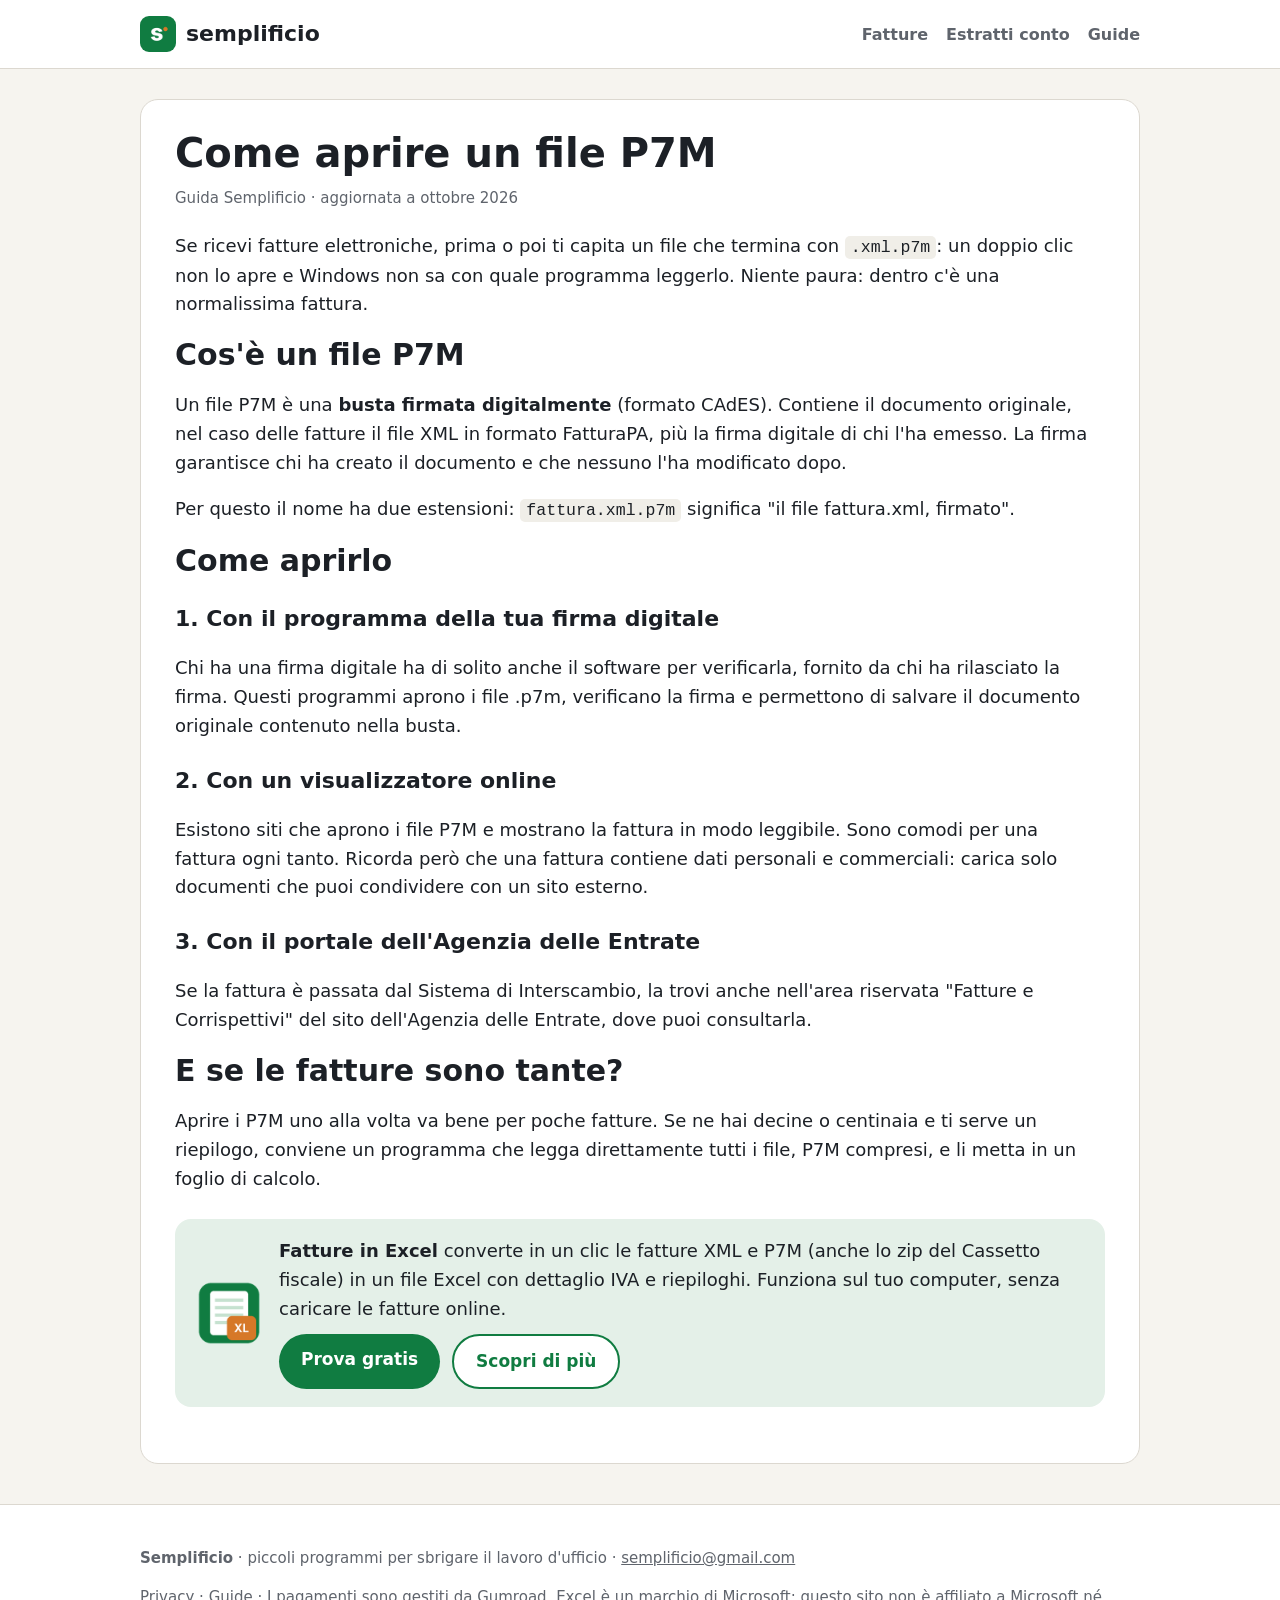
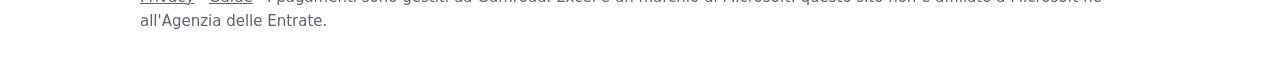
<file: guide/come-aprire-file-p7m.html>
<!doctype html>
<html lang="it">
<head>
<meta charset="utf-8">
<meta name="viewport" content="width=device-width, initial-scale=1">
<title>Come aprire un file P7M | Semplificio</title>
<meta name="description" content="Cos'è un file .p7m, perché le fatture elettroniche arrivano in questo formato e come leggerle o trasformarle in Excel.">
<link rel="canonical" href="https://semplificio.github.io/guide/come-aprire-file-p7m.html">
<link rel="icon" href="../favicon.png" type="image/png">
<link rel="apple-touch-icon" href="../apple-touch-icon.png">
<meta property="og:type" content="website">
<meta property="og:title" content="Come aprire un file P7M | Semplificio">
<meta property="og:description" content="Cos'è un file .p7m, perché le fatture elettroniche arrivano in questo formato e come leggerle o trasformarle in Excel.">
<meta property="og:url" content="https://semplificio.github.io/guide/come-aprire-file-p7m.html">
<meta property="og:image" content="https://semplificio.github.io/img/anteprima-social.png">
<meta property="og:locale" content="it_IT">
<link rel="stylesheet" href="../stile.css">
<script type="application/ld+json">{"@context": "https://schema.org", "@type": "Article", "headline": "Come aprire un file P7M", "inLanguage": "it", "dateModified": "2026-10-12", "author": {"@type": "Organization", "name": "Semplificio"}}</script>
</head>
<body>
<header class="top"><div class="wrap">
<a class="marchio" href="../index.html"><img src="../img/logo.png" alt="" width="36" height="36">semplificio</a>
<nav><a href="../fatture-in-excel.html">Fatture</a><a href="../estratti-conto-in-excel.html">Estratti conto</a><a href="../guide/index.html">Guide</a></nav>
</div></header>
<main class="wrap">
<div class="articolo"><h1>Come aprire un file P7M</h1><div class="meta">Guida Semplificio · aggiornata a ottobre 2026</div>
<p>Se ricevi fatture elettroniche, prima o poi ti capita un file che termina con <code>.xml.p7m</code>: un doppio clic non lo apre e Windows non sa con quale programma leggerlo. Niente paura: dentro c'è una normalissima fattura.</p>
<h2>Cos'è un file P7M</h2>
<p>Un file P7M è una <strong>busta firmata digitalmente</strong> (formato CAdES). Contiene il documento originale, nel caso delle fatture il file XML in formato FatturaPA, più la firma digitale di chi l'ha emesso. La firma garantisce chi ha creato il documento e che nessuno l'ha modificato dopo.</p>
<p>Per questo il nome ha due estensioni: <code>fattura.xml.p7m</code> significa "il file fattura.xml, firmato".</p>
<h2>Come aprirlo</h2>
<h3>1. Con il programma della tua firma digitale</h3>
<p>Chi ha una firma digitale ha di solito anche il software per verificarla, fornito da chi ha rilasciato la firma. Questi programmi aprono i file .p7m, verificano la firma e permettono di salvare il documento originale contenuto nella busta.</p>
<h3>2. Con un visualizzatore online</h3>
<p>Esistono siti che aprono i file P7M e mostrano la fattura in modo leggibile. Sono comodi per una fattura ogni tanto. Ricorda però che una fattura contiene dati personali e commerciali: carica solo documenti che puoi condividere con un sito esterno.</p>
<h3>3. Con il portale dell'Agenzia delle Entrate</h3>
<p>Se la fattura è passata dal Sistema di Interscambio, la trovi anche nell'area riservata "Fatture e Corrispettivi" del sito dell'Agenzia delle Entrate, dove puoi consultarla.</p>
<h2>E se le fatture sono tante?</h2>
<p>Aprire i P7M uno alla volta va bene per poche fatture. Se ne hai decine o centinaia e ti serve un riepilogo, conviene un programma che legga direttamente tutti i file, P7M compresi, e li metta in un foglio di calcolo.</p>
<div class="box-prodotto"><img src="../img/icona-fatture.png" alt="" width="64" height="64"><div>
<p><strong>Fatture in Excel</strong> converte in un clic le fatture XML e P7M (anche lo zip del Cassetto fiscale) in un file Excel con dettaglio IVA e riepiloghi. Funziona sul tuo computer, senza caricare le fatture online.</p>
<div class="bottoni"><a class="btn pieno" href="https://semplificio.gumroad.com/l/fatture-excel-gratis">Prova gratis</a><a class="btn vuoto" href="../fatture-in-excel.html">Scopri di più</a></div></div></div>
</div>
</main>
<footer><div class="wrap">
<p><strong>Semplificio</strong> · piccoli programmi per sbrigare il lavoro d'ufficio · <a href="mailto:semplificio@gmail.com">semplificio@gmail.com</a></p>
<p><a href="../privacy.html">Privacy</a> · <a href="../guide/index.html">Guide</a> · I pagamenti sono gestiti da Gumroad. Excel è un marchio di Microsoft: questo sito non è affiliato a Microsoft né all'Agenzia delle Entrate.</p>
</div></footer>
</body>
</html>
</file>
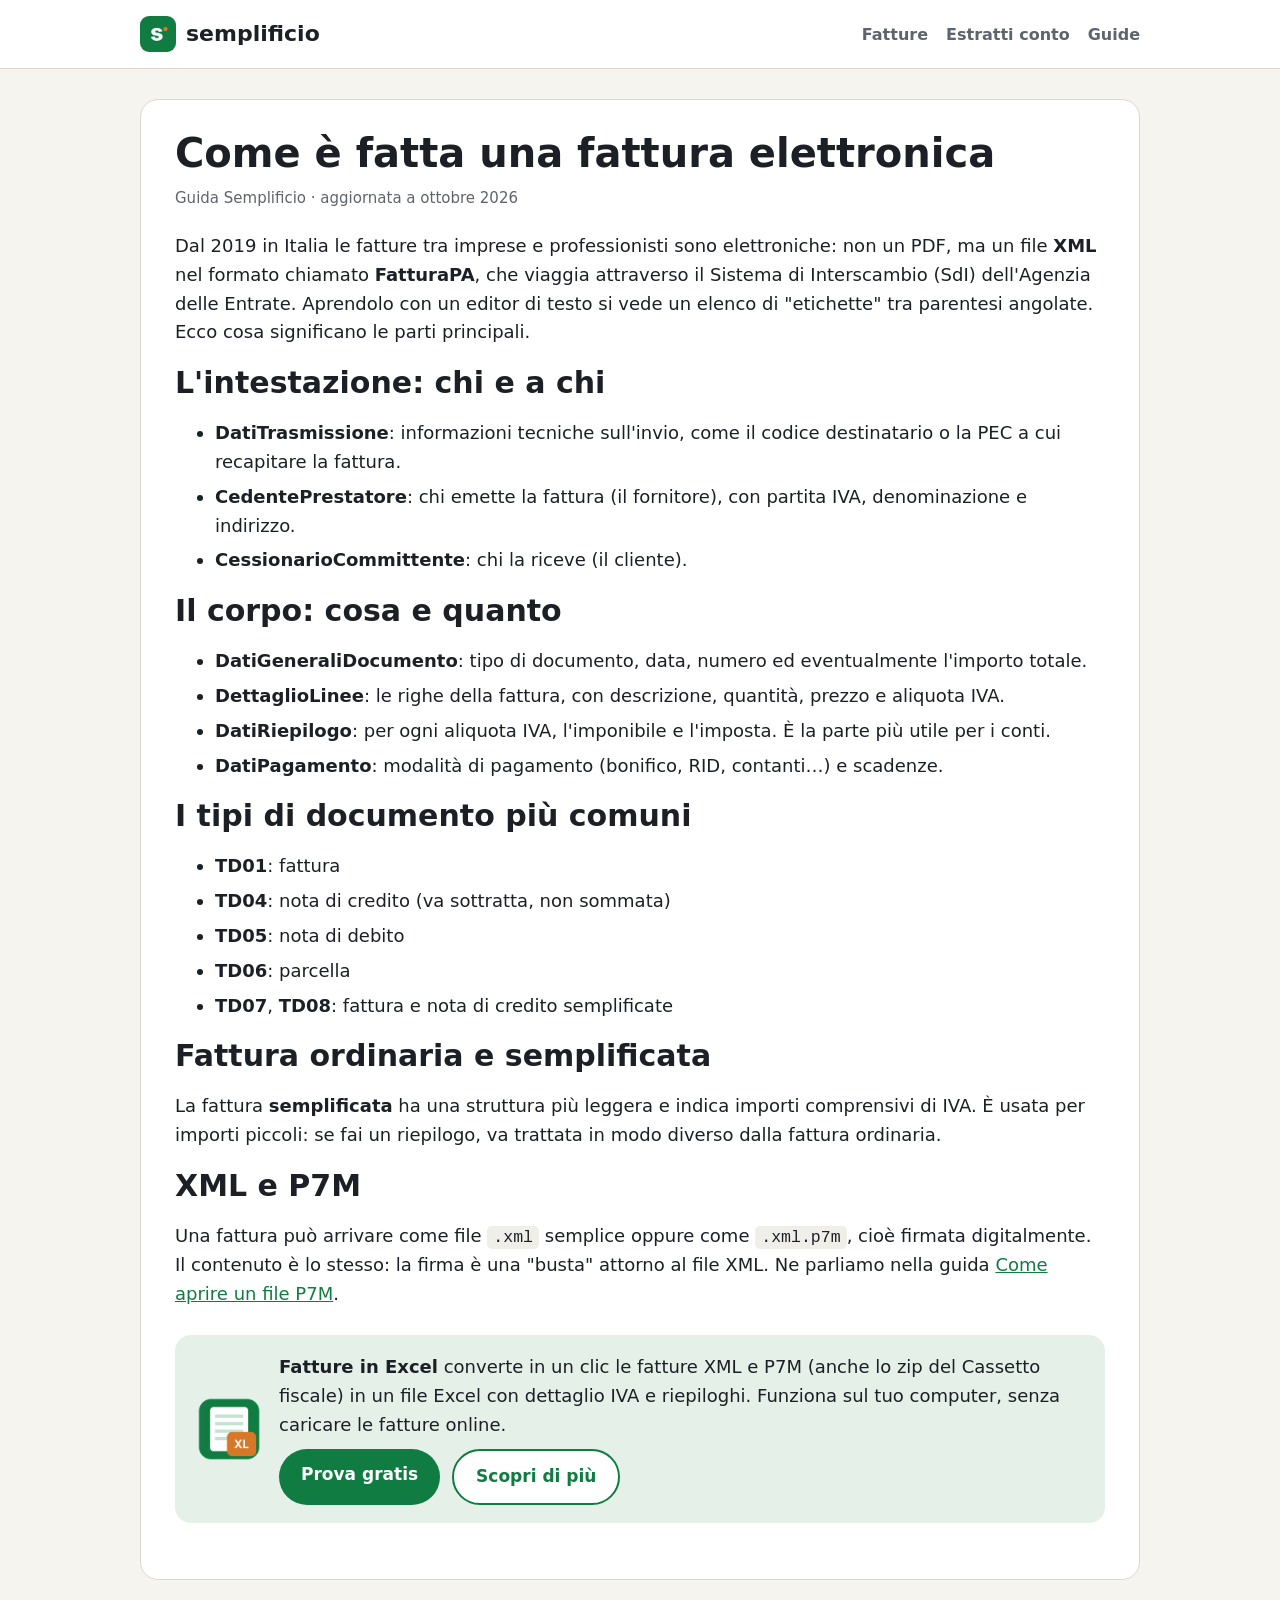
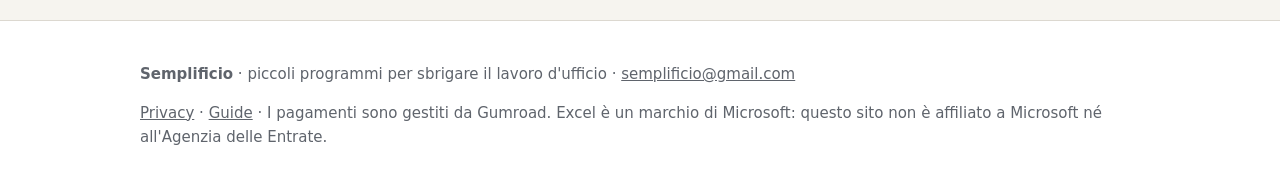
<file: guide/come-leggere-fattura-elettronica.html>
<!doctype html>
<html lang="it">
<head>
<meta charset="utf-8">
<meta name="viewport" content="width=device-width, initial-scale=1">
<title>Come è fatta una fattura elettronica | Semplificio</title>
<meta name="description" content="Le parti di un file di fattura elettronica FatturaPA spiegate in modo semplice: intestazione, fornitore, cliente, righe, riepilogo IVA, pagamento e tipi di documento.">
<link rel="canonical" href="https://semplificio.github.io/guide/come-leggere-fattura-elettronica.html">
<link rel="icon" href="../favicon.png" type="image/png">
<link rel="apple-touch-icon" href="../apple-touch-icon.png">
<meta property="og:type" content="website">
<meta property="og:title" content="Come è fatta una fattura elettronica | Semplificio">
<meta property="og:description" content="Le parti di un file di fattura elettronica FatturaPA spiegate in modo semplice: intestazione, fornitore, cliente, righe, riepilogo IVA, pagamento e tipi di documento.">
<meta property="og:url" content="https://semplificio.github.io/guide/come-leggere-fattura-elettronica.html">
<meta property="og:image" content="https://semplificio.github.io/img/anteprima-social.png">
<meta property="og:locale" content="it_IT">
<link rel="stylesheet" href="../stile.css">
<script type="application/ld+json">{"@context": "https://schema.org", "@type": "Article", "headline": "Come è fatta una fattura elettronica", "inLanguage": "it", "dateModified": "2026-10-12", "author": {"@type": "Organization", "name": "Semplificio"}}</script>
</head>
<body>
<header class="top"><div class="wrap">
<a class="marchio" href="../index.html"><img src="../img/logo.png" alt="" width="36" height="36">semplificio</a>
<nav><a href="../fatture-in-excel.html">Fatture</a><a href="../estratti-conto-in-excel.html">Estratti conto</a><a href="../guide/index.html">Guide</a></nav>
</div></header>
<main class="wrap">
<div class="articolo"><h1>Come è fatta una fattura elettronica</h1><div class="meta">Guida Semplificio · aggiornata a ottobre 2026</div>
<p>Dal 2019 in Italia le fatture tra imprese e professionisti sono elettroniche: non un PDF, ma un file <strong>XML</strong> nel formato chiamato <strong>FatturaPA</strong>, che viaggia attraverso il Sistema di Interscambio (SdI) dell'Agenzia delle Entrate. Aprendolo con un editor di testo si vede un elenco di "etichette" tra parentesi angolate. Ecco cosa significano le parti principali.</p>
<h2>L'intestazione: chi e a chi</h2>
<ul>
<li><strong>DatiTrasmissione</strong>: informazioni tecniche sull'invio, come il codice destinatario o la PEC a cui recapitare la fattura.</li>
<li><strong>CedentePrestatore</strong>: chi emette la fattura (il fornitore), con partita IVA, denominazione e indirizzo.</li>
<li><strong>CessionarioCommittente</strong>: chi la riceve (il cliente).</li>
</ul>
<h2>Il corpo: cosa e quanto</h2>
<ul>
<li><strong>DatiGeneraliDocumento</strong>: tipo di documento, data, numero ed eventualmente l'importo totale.</li>
<li><strong>DettaglioLinee</strong>: le righe della fattura, con descrizione, quantità, prezzo e aliquota IVA.</li>
<li><strong>DatiRiepilogo</strong>: per ogni aliquota IVA, l'imponibile e l'imposta. È la parte più utile per i conti.</li>
<li><strong>DatiPagamento</strong>: modalità di pagamento (bonifico, RID, contanti…) e scadenze.</li>
</ul>
<h2>I tipi di documento più comuni</h2>
<ul>
<li><strong>TD01</strong>: fattura</li>
<li><strong>TD04</strong>: nota di credito (va sottratta, non sommata)</li>
<li><strong>TD05</strong>: nota di debito</li>
<li><strong>TD06</strong>: parcella</li>
<li><strong>TD07</strong>, <strong>TD08</strong>: fattura e nota di credito semplificate</li>
</ul>
<h2>Fattura ordinaria e semplificata</h2>
<p>La fattura <strong>semplificata</strong> ha una struttura più leggera e indica importi comprensivi di IVA. È usata per importi piccoli: se fai un riepilogo, va trattata in modo diverso dalla fattura ordinaria.</p>
<h2>XML e P7M</h2>
<p>Una fattura può arrivare come file <code>.xml</code> semplice oppure come <code>.xml.p7m</code>, cioè firmata digitalmente. Il contenuto è lo stesso: la firma è una "busta" attorno al file XML. Ne parliamo nella guida <a href="come-aprire-file-p7m.html">Come aprire un file P7M</a>.</p>
<div class="box-prodotto"><img src="../img/icona-fatture.png" alt="" width="64" height="64"><div>
<p><strong>Fatture in Excel</strong> converte in un clic le fatture XML e P7M (anche lo zip del Cassetto fiscale) in un file Excel con dettaglio IVA e riepiloghi. Funziona sul tuo computer, senza caricare le fatture online.</p>
<div class="bottoni"><a class="btn pieno" href="https://semplificio.gumroad.com/l/fatture-excel-gratis">Prova gratis</a><a class="btn vuoto" href="../fatture-in-excel.html">Scopri di più</a></div></div></div>
</div>
</main>
<footer><div class="wrap">
<p><strong>Semplificio</strong> · piccoli programmi per sbrigare il lavoro d'ufficio · <a href="mailto:semplificio@gmail.com">semplificio@gmail.com</a></p>
<p><a href="../privacy.html">Privacy</a> · <a href="../guide/index.html">Guide</a> · I pagamenti sono gestiti da Gumroad. Excel è un marchio di Microsoft: questo sito non è affiliato a Microsoft né all'Agenzia delle Entrate.</p>
</div></footer>
</body>
</html>
</file>
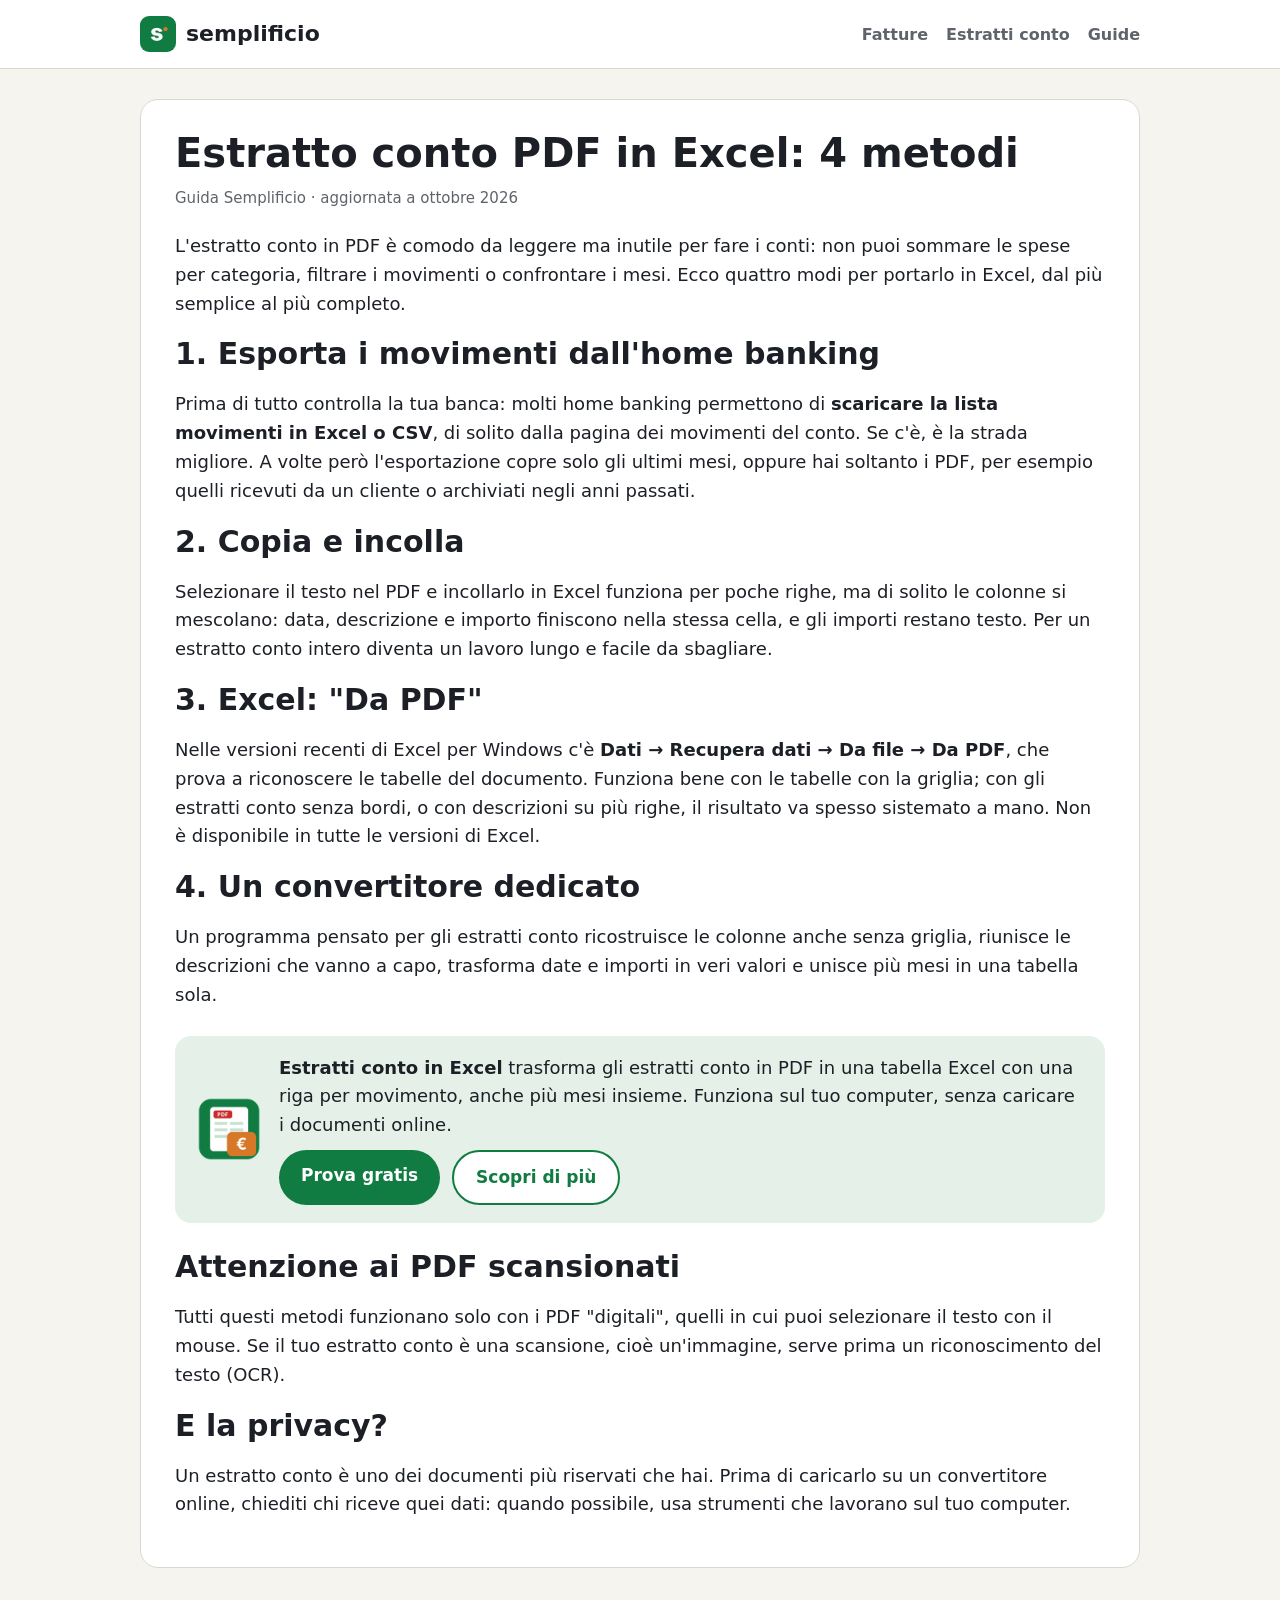
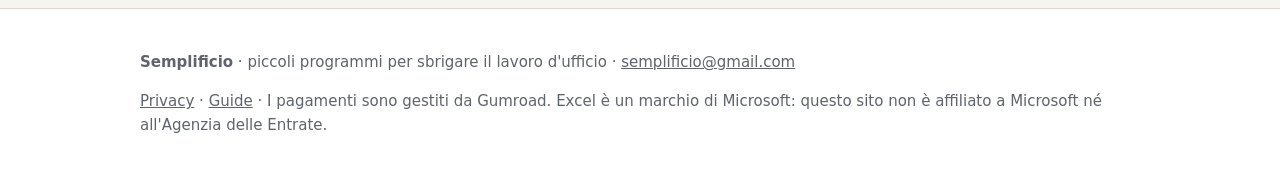
<file: guide/estratto-conto-pdf-in-excel.html>
<!doctype html>
<html lang="it">
<head>
<meta charset="utf-8">
<meta name="viewport" content="width=device-width, initial-scale=1">
<title>Estratto conto PDF in Excel: 4 metodi | Semplificio</title>
<meta name="description" content="Come trasformare un estratto conto bancario in PDF in un foglio Excel: esportazione dall'home banking, Excel, copia e incolla o un convertitore dedicato.">
<link rel="canonical" href="https://semplificio.github.io/guide/estratto-conto-pdf-in-excel.html">
<link rel="icon" href="../favicon.png" type="image/png">
<link rel="apple-touch-icon" href="../apple-touch-icon.png">
<meta property="og:type" content="website">
<meta property="og:title" content="Estratto conto PDF in Excel: 4 metodi | Semplificio">
<meta property="og:description" content="Come trasformare un estratto conto bancario in PDF in un foglio Excel: esportazione dall'home banking, Excel, copia e incolla o un convertitore dedicato.">
<meta property="og:url" content="https://semplificio.github.io/guide/estratto-conto-pdf-in-excel.html">
<meta property="og:image" content="https://semplificio.github.io/img/anteprima-social.png">
<meta property="og:locale" content="it_IT">
<link rel="stylesheet" href="../stile.css">
<script type="application/ld+json">{"@context": "https://schema.org", "@type": "Article", "headline": "Estratto conto PDF in Excel: 4 metodi", "inLanguage": "it", "dateModified": "2026-10-12", "author": {"@type": "Organization", "name": "Semplificio"}}</script>
</head>
<body>
<header class="top"><div class="wrap">
<a class="marchio" href="../index.html"><img src="../img/logo.png" alt="" width="36" height="36">semplificio</a>
<nav><a href="../fatture-in-excel.html">Fatture</a><a href="../estratti-conto-in-excel.html">Estratti conto</a><a href="../guide/index.html">Guide</a></nav>
</div></header>
<main class="wrap">
<div class="articolo"><h1>Estratto conto PDF in Excel: 4 metodi</h1><div class="meta">Guida Semplificio · aggiornata a ottobre 2026</div>
<p>L'estratto conto in PDF è comodo da leggere ma inutile per fare i conti: non puoi sommare le spese per categoria, filtrare i movimenti o confrontare i mesi. Ecco quattro modi per portarlo in Excel, dal più semplice al più completo.</p>
<h2>1. Esporta i movimenti dall'home banking</h2>
<p>Prima di tutto controlla la tua banca: molti home banking permettono di <strong>scaricare la lista movimenti in Excel o CSV</strong>, di solito dalla pagina dei movimenti del conto. Se c'è, è la strada migliore. A volte però l'esportazione copre solo gli ultimi mesi, oppure hai soltanto i PDF, per esempio quelli ricevuti da un cliente o archiviati negli anni passati.</p>
<h2>2. Copia e incolla</h2>
<p>Selezionare il testo nel PDF e incollarlo in Excel funziona per poche righe, ma di solito le colonne si mescolano: data, descrizione e importo finiscono nella stessa cella, e gli importi restano testo. Per un estratto conto intero diventa un lavoro lungo e facile da sbagliare.</p>
<h2>3. Excel: "Da PDF"</h2>
<p>Nelle versioni recenti di Excel per Windows c'è <strong>Dati → Recupera dati → Da file → Da PDF</strong>, che prova a riconoscere le tabelle del documento. Funziona bene con le tabelle con la griglia; con gli estratti conto senza bordi, o con descrizioni su più righe, il risultato va spesso sistemato a mano. Non è disponibile in tutte le versioni di Excel.</p>
<h2>4. Un convertitore dedicato</h2>
<p>Un programma pensato per gli estratti conto ricostruisce le colonne anche senza griglia, riunisce le descrizioni che vanno a capo, trasforma date e importi in veri valori e unisce più mesi in una tabella sola.</p>
<div class="box-prodotto"><img src="../img/icona-estratti.png" alt="" width="64" height="64"><div>
<p><strong>Estratti conto in Excel</strong> trasforma gli estratti conto in PDF in una tabella Excel con una riga per movimento, anche più mesi insieme. Funziona sul tuo computer, senza caricare i documenti online.</p>
<div class="bottoni"><a class="btn pieno" href="https://semplificio.gumroad.com/l/estratti-conto-excel-gratis">Prova gratis</a><a class="btn vuoto" href="../estratti-conto-in-excel.html">Scopri di più</a></div></div></div>
<h2>Attenzione ai PDF scansionati</h2>
<p>Tutti questi metodi funzionano solo con i PDF "digitali", quelli in cui puoi selezionare il testo con il mouse. Se il tuo estratto conto è una scansione, cioè un'immagine, serve prima un riconoscimento del testo (OCR).</p>
<h2>E la privacy?</h2>
<p>Un estratto conto è uno dei documenti più riservati che hai. Prima di caricarlo su un convertitore online, chiediti chi riceve quei dati: quando possibile, usa strumenti che lavorano sul tuo computer.</p>
</div>
</main>
<footer><div class="wrap">
<p><strong>Semplificio</strong> · piccoli programmi per sbrigare il lavoro d'ufficio · <a href="mailto:semplificio@gmail.com">semplificio@gmail.com</a></p>
<p><a href="../privacy.html">Privacy</a> · <a href="../guide/index.html">Guide</a> · I pagamenti sono gestiti da Gumroad. Excel è un marchio di Microsoft: questo sito non è affiliato a Microsoft né all'Agenzia delle Entrate.</p>
</div></footer>
</body>
</html>
</file>
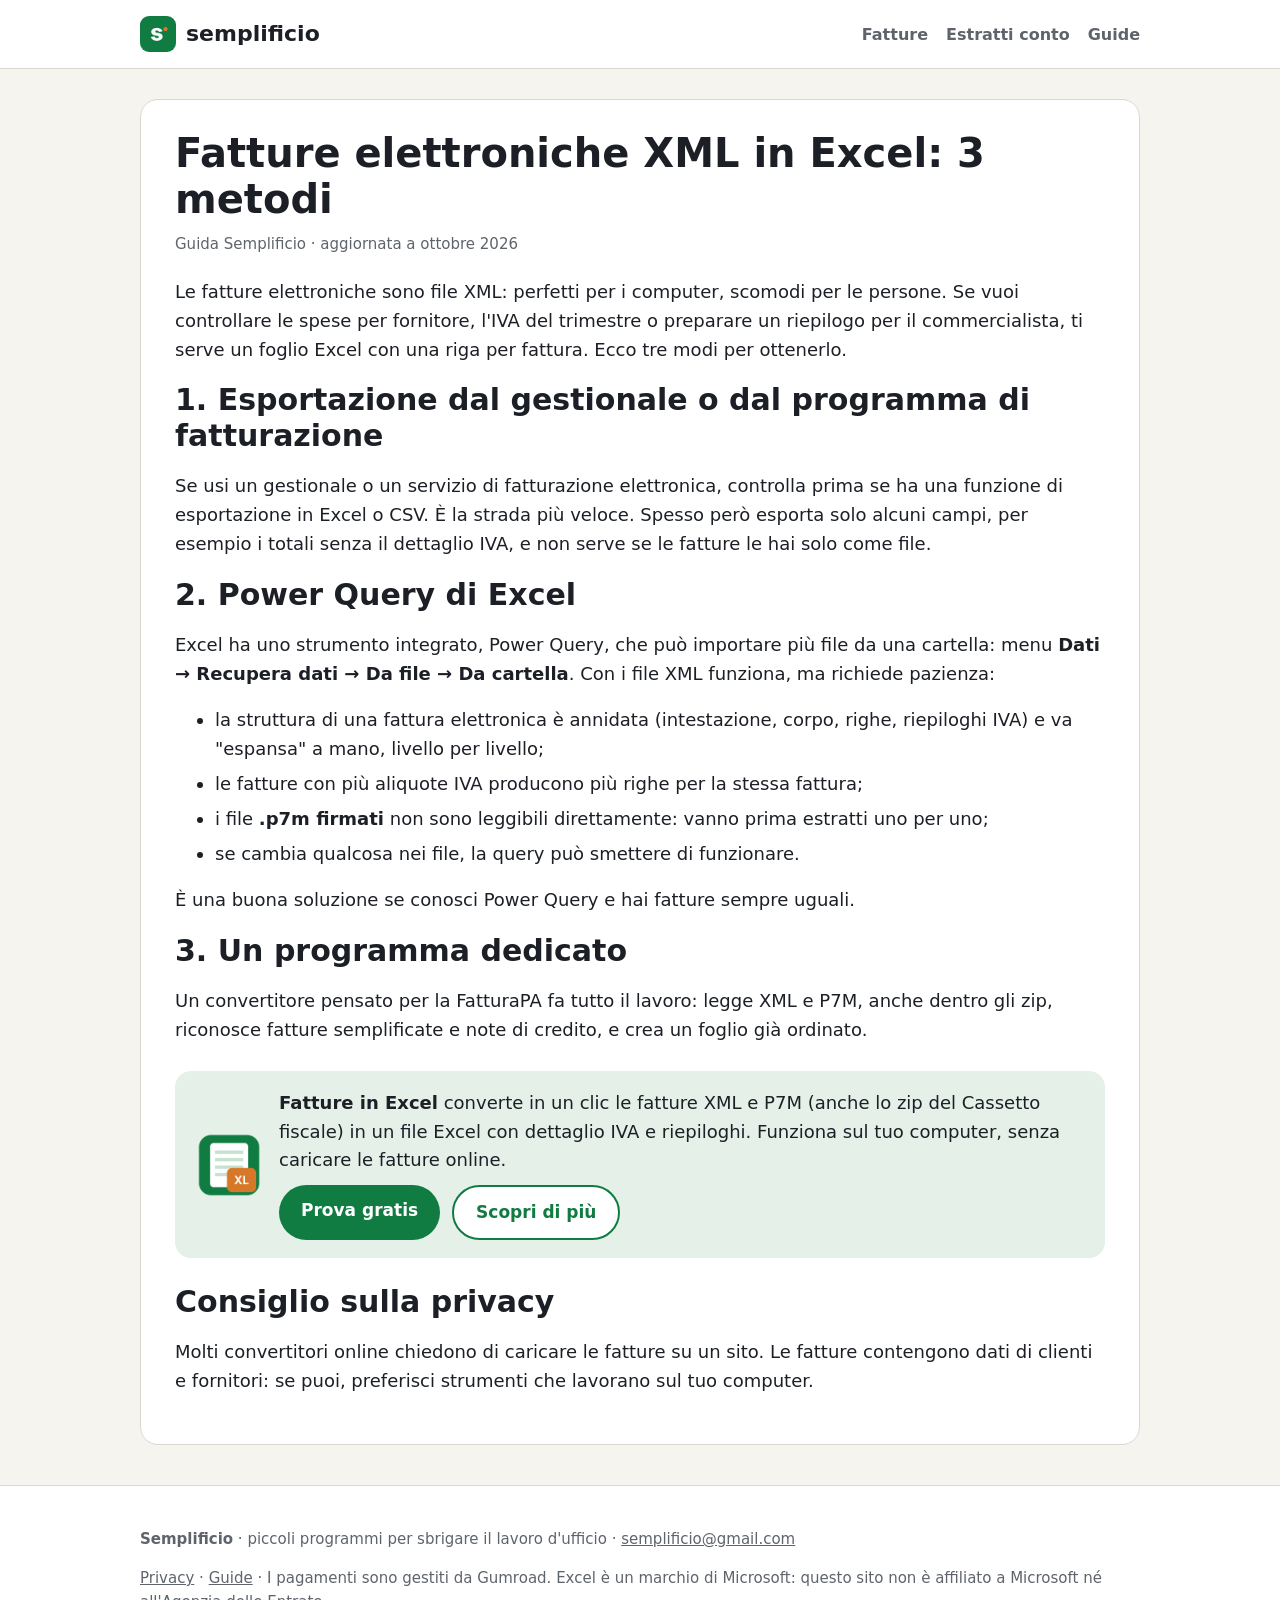
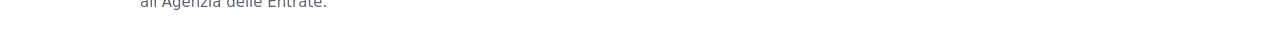
<file: guide/fatture-xml-in-excel.html>
<!doctype html>
<html lang="it">
<head>
<meta charset="utf-8">
<meta name="viewport" content="width=device-width, initial-scale=1">
<title>Fatture elettroniche XML in Excel: 3 metodi | Semplificio</title>
<meta name="description" content="Come trasformare le fatture elettroniche XML e P7M in un foglio Excel: esportazione dal gestionale, Power Query di Excel o un programma dedicato.">
<link rel="canonical" href="https://semplificio.github.io/guide/fatture-xml-in-excel.html">
<link rel="icon" href="../favicon.png" type="image/png">
<link rel="apple-touch-icon" href="../apple-touch-icon.png">
<meta property="og:type" content="website">
<meta property="og:title" content="Fatture elettroniche XML in Excel: 3 metodi | Semplificio">
<meta property="og:description" content="Come trasformare le fatture elettroniche XML e P7M in un foglio Excel: esportazione dal gestionale, Power Query di Excel o un programma dedicato.">
<meta property="og:url" content="https://semplificio.github.io/guide/fatture-xml-in-excel.html">
<meta property="og:image" content="https://semplificio.github.io/img/anteprima-social.png">
<meta property="og:locale" content="it_IT">
<link rel="stylesheet" href="../stile.css">
<script type="application/ld+json">{"@context": "https://schema.org", "@type": "Article", "headline": "Fatture elettroniche XML in Excel: 3 metodi", "inLanguage": "it", "dateModified": "2026-10-12", "author": {"@type": "Organization", "name": "Semplificio"}}</script>
</head>
<body>
<header class="top"><div class="wrap">
<a class="marchio" href="../index.html"><img src="../img/logo.png" alt="" width="36" height="36">semplificio</a>
<nav><a href="../fatture-in-excel.html">Fatture</a><a href="../estratti-conto-in-excel.html">Estratti conto</a><a href="../guide/index.html">Guide</a></nav>
</div></header>
<main class="wrap">
<div class="articolo"><h1>Fatture elettroniche XML in Excel: 3 metodi</h1><div class="meta">Guida Semplificio · aggiornata a ottobre 2026</div>
<p>Le fatture elettroniche sono file XML: perfetti per i computer, scomodi per le persone. Se vuoi controllare le spese per fornitore, l'IVA del trimestre o preparare un riepilogo per il commercialista, ti serve un foglio Excel con una riga per fattura. Ecco tre modi per ottenerlo.</p>
<h2>1. Esportazione dal gestionale o dal programma di fatturazione</h2>
<p>Se usi un gestionale o un servizio di fatturazione elettronica, controlla prima se ha una funzione di esportazione in Excel o CSV. È la strada più veloce. Spesso però esporta solo alcuni campi, per esempio i totali senza il dettaglio IVA, e non serve se le fatture le hai solo come file.</p>
<h2>2. Power Query di Excel</h2>
<p>Excel ha uno strumento integrato, Power Query, che può importare più file da una cartella: menu <strong>Dati → Recupera dati → Da file → Da cartella</strong>. Con i file XML funziona, ma richiede pazienza:</p>
<ul>
<li>la struttura di una fattura elettronica è annidata (intestazione, corpo, righe, riepiloghi IVA) e va "espansa" a mano, livello per livello;</li>
<li>le fatture con più aliquote IVA producono più righe per la stessa fattura;</li>
<li>i file <strong>.p7m firmati</strong> non sono leggibili direttamente: vanno prima estratti uno per uno;</li>
<li>se cambia qualcosa nei file, la query può smettere di funzionare.</li>
</ul>
<p>È una buona soluzione se conosci Power Query e hai fatture sempre uguali.</p>
<h2>3. Un programma dedicato</h2>
<p>Un convertitore pensato per la FatturaPA fa tutto il lavoro: legge XML e P7M, anche dentro gli zip, riconosce fatture semplificate e note di credito, e crea un foglio già ordinato.</p>
<div class="box-prodotto"><img src="../img/icona-fatture.png" alt="" width="64" height="64"><div>
<p><strong>Fatture in Excel</strong> converte in un clic le fatture XML e P7M (anche lo zip del Cassetto fiscale) in un file Excel con dettaglio IVA e riepiloghi. Funziona sul tuo computer, senza caricare le fatture online.</p>
<div class="bottoni"><a class="btn pieno" href="https://semplificio.gumroad.com/l/fatture-excel-gratis">Prova gratis</a><a class="btn vuoto" href="../fatture-in-excel.html">Scopri di più</a></div></div></div>
<h2>Consiglio sulla privacy</h2>
<p>Molti convertitori online chiedono di caricare le fatture su un sito. Le fatture contengono dati di clienti e fornitori: se puoi, preferisci strumenti che lavorano sul tuo computer.</p>
</div>
</main>
<footer><div class="wrap">
<p><strong>Semplificio</strong> · piccoli programmi per sbrigare il lavoro d'ufficio · <a href="mailto:semplificio@gmail.com">semplificio@gmail.com</a></p>
<p><a href="../privacy.html">Privacy</a> · <a href="../guide/index.html">Guide</a> · I pagamenti sono gestiti da Gumroad. Excel è un marchio di Microsoft: questo sito non è affiliato a Microsoft né all'Agenzia delle Entrate.</p>
</div></footer>
</body>
</html>
</file>
<file: stile.css>
:root{--verde:#107c41;--verde-chiaro:#e4f0e8;--arancio:#d67828;--testo:#1c2026;--grigio:#5f646c;--sfondo:#f6f4ef;--bianco:#fff;--bordo:#dcd8d0}
*{box-sizing:border-box}
html{-webkit-text-size-adjust:100%}
body{margin:0;background:var(--sfondo);color:var(--testo);font-family:system-ui,-apple-system,"Segoe UI",Roboto,"Helvetica Neue",Arial,sans-serif;font-size:18px;line-height:1.6}
a{color:var(--verde)}
img{max-width:100%;height:auto;display:block}
.wrap{max-width:1040px;margin:0 auto;padding:0 20px}
header.top{background:var(--bianco);border-bottom:1px solid var(--bordo)}
header.top .wrap{display:flex;align-items:center;justify-content:space-between;gap:16px;min-height:68px;flex-wrap:wrap}
.marchio{display:flex;align-items:center;gap:10px;text-decoration:none;color:var(--testo);font-weight:800;font-size:22px}
.marchio img{width:36px;height:36px;border-radius:9px}
nav a{margin-left:18px;text-decoration:none;color:var(--grigio);font-weight:600;font-size:16px}
nav a:hover{color:var(--verde)}
.hero{padding:56px 0 36px}
.hero h1{font-size:clamp(32px,5vw,52px);line-height:1.12;margin:0 0 14px}
.hero h1 span{color:var(--verde)}
.hero p.sotto{font-size:21px;color:var(--grigio);margin:0;max-width:720px}
.schede{display:grid;grid-template-columns:repeat(auto-fit,minmax(300px,1fr));gap:22px;margin:30px 0 10px}
.scheda{background:var(--bianco);border:1px solid var(--bordo);border-radius:18px;padding:26px;display:flex;flex-direction:column}
.scheda .testa{display:flex;gap:16px;align-items:center;margin-bottom:10px}
.scheda .testa img{width:64px;height:64px}
.scheda h2,.scheda h3{margin:0;font-size:24px}
.scheda p{color:var(--grigio);margin:8px 0 18px;flex:1}
.bottoni{display:flex;gap:12px;flex-wrap:wrap}
.btn{display:inline-block;padding:12px 22px;border-radius:999px;font-weight:700;text-decoration:none;font-size:17px}
.btn.pieno{background:var(--verde);color:#fff}
.btn.vuoto{border:2px solid var(--verde);color:var(--verde);background:#fff}
.btn:hover{filter:brightness(1.07)}
section{padding:26px 0}
h2{font-size:30px;line-height:1.2;margin:10px 0 14px}
h3{font-size:22px;margin:22px 0 8px}
.punti{list-style:none;padding:0;margin:0;display:grid;grid-template-columns:repeat(auto-fit,minmax(220px,1fr));gap:12px}
.punti li{background:var(--verde-chiaro);border-radius:14px;padding:14px 18px;font-weight:600;color:#0d5c31}
.figura{background:#fff;border:1px solid var(--bordo);border-radius:16px;overflow:hidden;margin:18px 0}
.nota{background:#fff8ec;border-left:5px solid var(--arancio);padding:14px 18px;border-radius:8px;margin:18px 0}
.articolo{background:#fff;border:1px solid var(--bordo);border-radius:18px;padding:30px 34px;margin:30px 0}
.articolo h1{font-size:clamp(28px,4.4vw,40px);line-height:1.15;margin:0 0 10px}
.articolo .meta{color:var(--grigio);font-size:15px;margin-bottom:22px}
.articolo ol li,.articolo ul li{margin:6px 0}
.box-prodotto{display:flex;gap:18px;align-items:center;background:var(--verde-chiaro);border-radius:16px;padding:18px 22px;margin:26px 0}
.box-prodotto img{width:64px;height:64px;flex:none}
.box-prodotto p{margin:0 0 10px}
.elenco-guide{list-style:none;padding:0;margin:0}
.elenco-guide li{background:#fff;border:1px solid var(--bordo);border-radius:14px;margin:10px 0}
.elenco-guide a{display:block;padding:16px 20px;text-decoration:none;color:var(--testo);font-weight:700}
.elenco-guide span{display:block;color:var(--grigio);font-weight:400;font-size:16px}
details{background:#fff;border:1px solid var(--bordo);border-radius:12px;padding:12px 18px;margin:10px 0}
summary{font-weight:700;cursor:pointer}
.video{display:block;position:relative;border-radius:16px;overflow:hidden;border:1px solid var(--bordo)}
.video::after{content:"▶  Guarda il video (45 secondi)";position:absolute;left:50%;top:50%;transform:translate(-50%,-50%);background:rgba(20,24,28,.85);color:#fff;font-weight:700;padding:14px 24px;border-radius:999px;font-size:18px;white-space:nowrap}
footer{margin-top:40px;background:#fff;border-top:1px solid var(--bordo);padding:26px 0;color:var(--grigio);font-size:15px}
footer a{color:var(--grigio)}
code{background:#f0eee8;padding:2px 6px;border-radius:5px;font-size:.92em}
@media (max-width:640px){
  body{font-size:17px}
  nav a{margin:0 14px 0 0}
  .articolo{padding:22px 18px}
  h2{font-size:24px}
  .articolo h2{font-size:23px}
  .box-prodotto{flex-direction:column;align-items:flex-start}
  .video::after{font-size:15px;padding:10px 16px}
}
</file>
